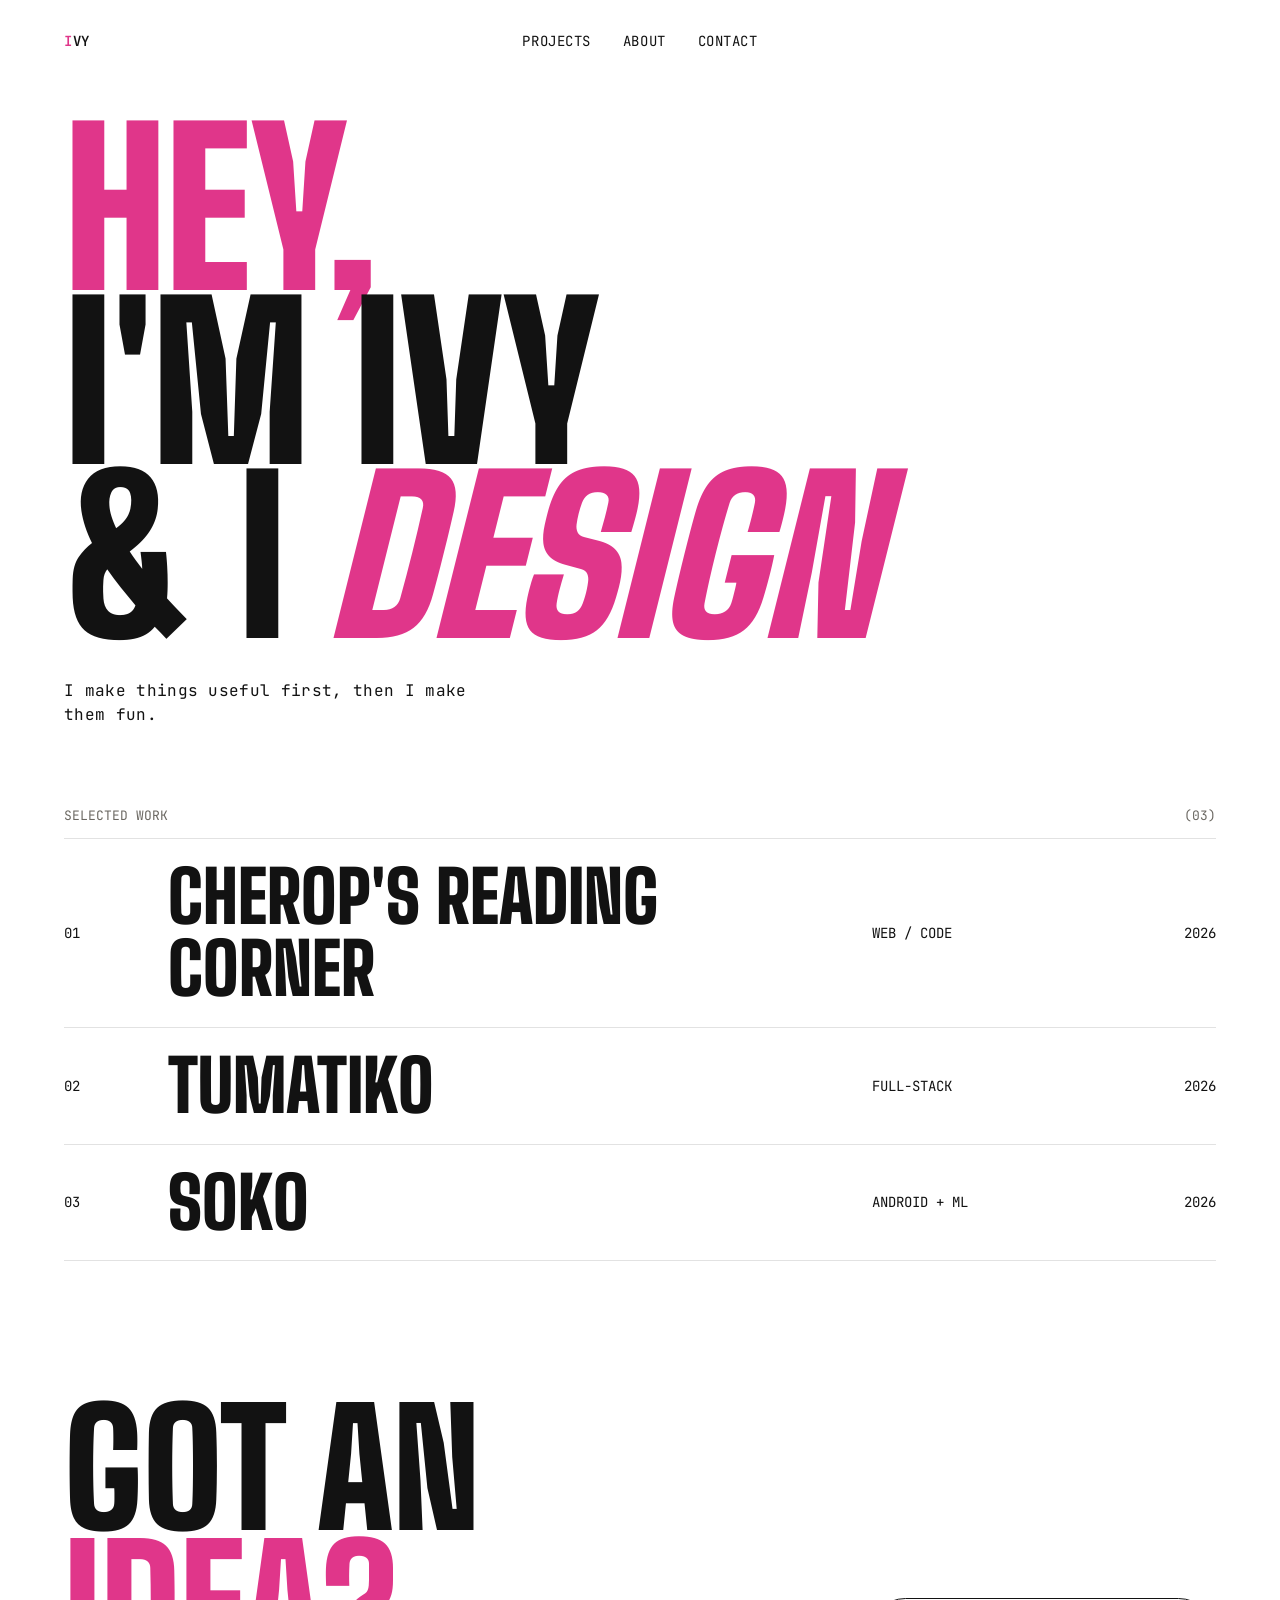
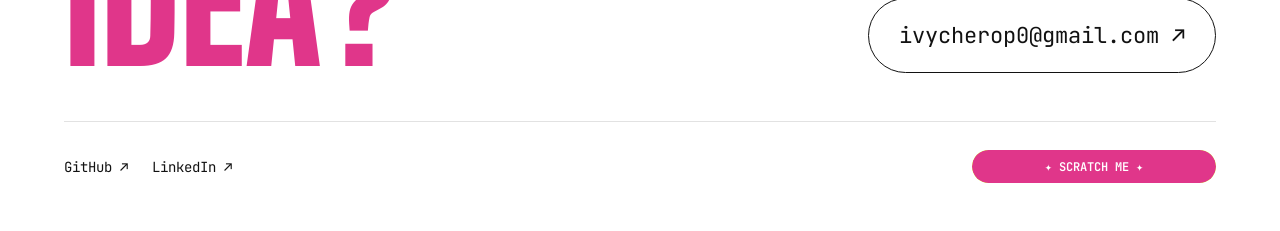
<file: index.html>
<!DOCTYPE html>
<html lang="en">
<head>
  <meta charset="utf-8">
  <meta name="viewport" content="width=device-width, initial-scale=1">
  <title>Ivy Tanui</title>
  <meta name="description" content="Ivy Tanui designs and builds useful, playful things across branding, product and code.">
  <meta property="og:title" content="Ivy Tanui — Designer &amp; Developer">
  <meta property="og:description" content="Ivy Tanui designs and builds useful, playful things across branding, product and code.">
  <meta property="og:image" content="https://theivyleague-dev.vercel.app/assets/images/ivy-photo-2.jpeg">
  <meta name="twitter:card" content="summary_large_image">

  <link rel="icon" type="image/png" href="assets/images/favicon.png">
  <link rel="apple-touch-icon" href="assets/images/apple-touch-icon.png">

  <link rel="preconnect" href="https://fonts.googleapis.com">
  <link rel="preconnect" href="https://fonts.gstatic.com" crossorigin>
  <link href="https://fonts.googleapis.com/css2?family=JetBrains+Mono:wght@400;600&amp;family=Big+Shoulders+Display:wght@700;900&amp;display=swap" rel="stylesheet">
  <link rel="stylesheet" href="css/base.css">
  <link rel="stylesheet" href="css/home.css">

  <script src="js/cursor.js" defer></script>
  <script src="js/home.js" defer></script>
  <script src="js/fun.js" defer></script>
</head>
<body>
  <div class="page" data-art="b">
    <header>
      <nav class="site-nav" aria-label="Main">
        <a class="logo" data-cur="1" href="index.html" aria-label="Ivy, home"><span>I</span>VY</a>
        <ul class="nav-links">
          <li><a data-cur="1" href="projects.html">PROJECTS</a></li>
          <li><a data-cur="1" href="about.html">ABOUT</a></li>
          <li><a data-cur="1" href="contact.html">CONTACT</a></li>
        </ul>
        <span></span>
      </nav>
    </header>

    <main>
      <section class="hero" aria-label="Intro">
        <h1 class="hero-title">
          <span><button type="button" class="text-btn hero-greet" data-cur="1" aria-label="Change greeting">Hey,</button></span>
          <span>I'm <span class="hero-ivy" data-cur="1">Ivy</span></span>
          <span class="hero-line-3">
            <span>&amp; I</span>
            <button type="button" class="text-btn hero-word" data-cur="1">Design</button>
          </span>
        </h1>
        <p class="hero-intro">I make things useful first, then I make them fun.</p>
      </section>

      <section class="work" id="work" aria-labelledby="work-title">
        <div class="work-head"><h2 id="work-title">SELECTED WORK</h2><span>(03)</span></div>
        <ol class="work-list">
          <li>
            <a class="work-row" data-cur="1" href="reading-corner.html" data-preview="assets/images/reading-corner.png" data-preview-color="#FF6FB5">
              <span class="work-row__meta">01</span>
              <span class="work-row__title">Cherop's Reading Corner</span>
              <span class="work-row__meta">WEB / CODE</span>
              <span class="work-row__meta work-row__year">2026</span>
            </a>
          </li>
          <li>
            <a class="work-row" data-cur="1" href="tumatiko.html" data-preview="assets/images/tumatiko.png" data-preview-color="#5CE1E6">
              <span class="work-row__meta">02</span>
              <span class="work-row__title">Tumatiko</span>
              <span class="work-row__meta">FULL-STACK</span>
              <span class="work-row__meta work-row__year">2026</span>
            </a>
          </li>
          <li>
            <a class="work-row" data-cur="1" href="soko.html" data-preview="assets/images/soko-overview.png" data-preview-color="#19706E">
              <span class="work-row__meta">03</span>
              <span class="work-row__title">Soko</span>
              <span class="work-row__meta">ANDROID + ML</span>
              <span class="work-row__meta work-row__year">2026</span>
            </a>
          </li>
        </ol>
      </section>
    </main>

    <footer class="site-footer">
      <section class="cta" aria-label="Contact">
        <h2>Got an<br><span>idea?</span></h2>
        <a class="pill-link" data-cur="1" href="mailto:ivycherop0@gmail.com">ivycherop0@gmail.com ↗</a>
      </section>
      <div class="footer-bar">
        <ul class="social">
          <li><a data-cur="1" href="https://github.com/tanuiivy" target="_blank" rel="noopener">GitHub ↗</a></li>
          <li><a data-cur="1" href="https://www.linkedin.com/in/ivy-tanui" target="_blank" rel="noopener">LinkedIn ↗</a></li>
        </ul>
        <span class="scratch" data-scratch="1">psst, type "party" or "ivy"</span>
      </div>
    </footer>

    <div class="preview" aria-hidden="true"></div>
    <div class="cursor" aria-hidden="true"><img src="assets/images/fuzzy-cursor.png" alt=""></div>
  </div>
</body>
</html>
</file>
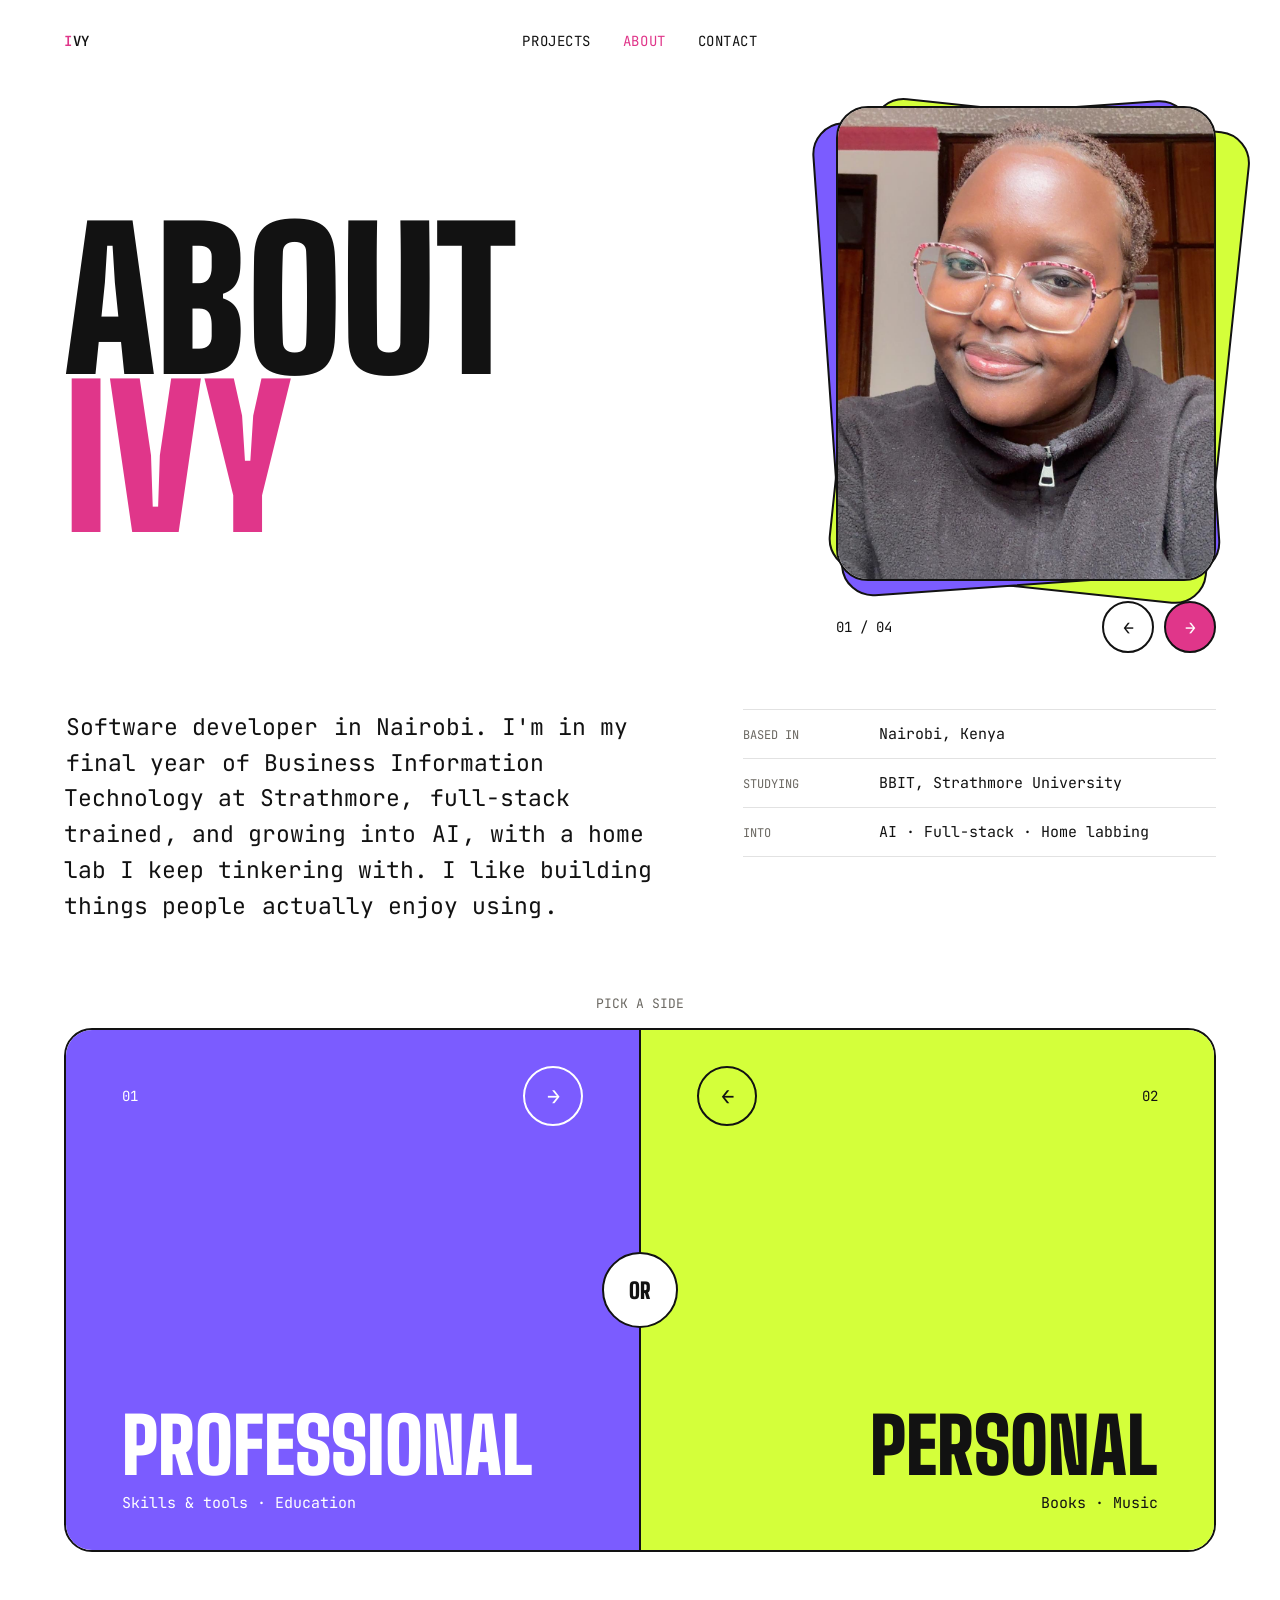
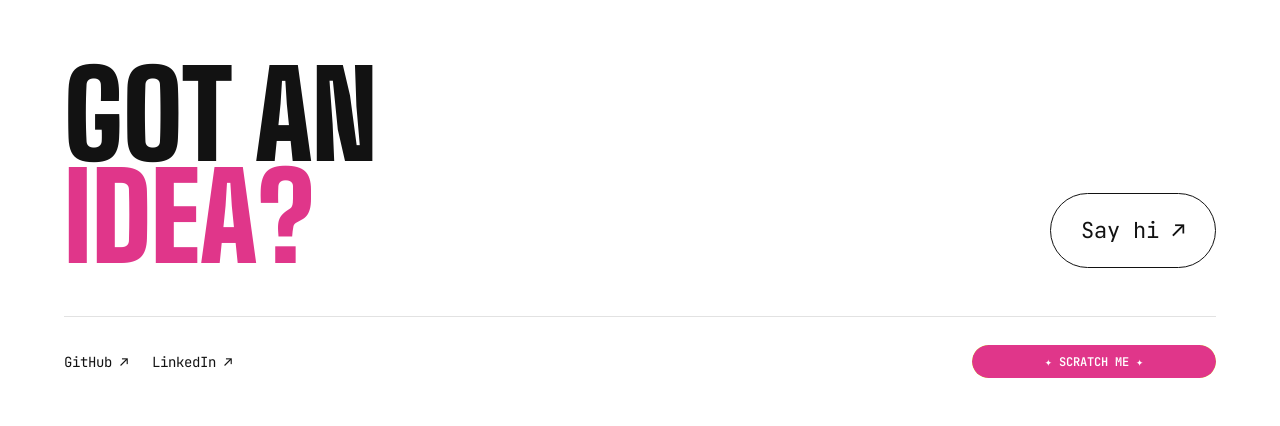
<file: about.html>
<!DOCTYPE html>
<html lang="en">
<head>
  <meta charset="utf-8">
  <meta name="viewport" content="width=device-width, initial-scale=1">
  <title>About</title>
  <meta name="description" content="Who Ivy is, what she has worked on, and what she listens to while building.">
  <meta property="og:title" content="About — Ivy Tanui">
  <meta property="og:description" content="Who Ivy is, what she has worked on, and what she listens to while building.">
  <meta property="og:image" content="https://theivyleague-dev.vercel.app/assets/images/ivy-photo-2.jpeg">
  <meta name="twitter:card" content="summary_large_image">

  <link rel="icon" type="image/png" href="assets/images/favicon.png">
  <link rel="apple-touch-icon" href="assets/images/apple-touch-icon.png">

  <link rel="preconnect" href="https://fonts.googleapis.com">
  <link rel="preconnect" href="https://fonts.gstatic.com" crossorigin>
  <link href="https://fonts.googleapis.com/css2?family=JetBrains+Mono:wght@400;600&amp;family=Big+Shoulders+Display:wght@700;900&amp;display=swap" rel="stylesheet">
  <link rel="stylesheet" href="css/base.css">
  <link rel="stylesheet" href="css/about.css">

  <script src="js/cursor.js" defer></script>
  <script src="js/about.js" defer></script>
  <script src="js/fun.js" defer></script>
</head>
<body>
  <div class="page">
    <header>
      <nav class="site-nav" aria-label="Main">
        <a class="logo" data-cur="1" href="index.html" aria-label="Ivy, home"><span>I</span>VY</a>
        <ul class="nav-links">
          <li><a data-cur="1" href="projects.html">PROJECTS</a></li>
          <li><span aria-current="page">ABOUT</span></li>
          <li><a data-cur="1" href="contact.html">CONTACT</a></li>
        </ul>
        <span></span>
      </nav>
    </header>

    <main>
      <!-- Intro: title, photo carousel, bio, quick facts -->
      <section class="intro">
        <div class="intro__top">
          <h1 class="intro__title"><span>About</span><span class="intro__ivy">Ivy</span></h1>

          <div class="carousel" aria-roledescription="carousel" aria-label="Photos of Ivy">
            <div class="carousel__frame">
              <div class="carousel__card carousel__card--lime"></div>
              <div class="carousel__card carousel__card--violet"></div>
              <div class="carousel__photos">
                <img class="carousel__slide is-active" src="assets/images/ivy-photo.jpeg" alt="Ivy, photo 1 of 4">
                <img class="carousel__slide" src="assets/images/ivy-photo-2.jpeg" alt="Ivy, photo 2 of 4">
                <img class="carousel__slide" src="assets/images/ivy-photo-3.jpeg" alt="Ivy, photo 3 of 4">
                <img class="carousel__slide" src="assets/images/ivy-photo-5.jpeg" alt="Ivy, photo 4 of 4">
              </div>
            </div>
            <div class="carousel__bar">
              <span class="carousel__count" aria-live="polite">01 / 04</span>
              <div class="carousel__btns">
                <button type="button" class="round-btn carousel__prev" data-cur="1" aria-label="Previous photo">←</button>
                <button type="button" class="round-btn carousel__next" data-cur="1" aria-label="Next photo">→</button>
              </div>
            </div>
          </div>
        </div>

        <div class="intro__bottom">
          <p class="bio" data-cur="1"><span class="hl" style="--hl:#D4FF3A;--d:0s">Software developer</span> in Nairobi. I'm in my <span class="hl" style="--hl:#F7C6DD;--d:.08s">final year</span> of Business Information Technology at Strathmore, <span class="hl" style="--hl:#D9D0FF;--d:.16s">full-stack trained</span>, and growing into <span class="hl" style="--hl:#BFEFF2;--d:.24s">AI</span>, with a home lab I keep tinkering with. I like building things people <span class="hl" style="--hl:#D4FF3A;--d:.32s">actually enjoy using</span>.</p>

          <dl class="facts-list">
            <div><dt>BASED IN</dt><dd>Nairobi, Kenya</dd></div>
            <div><dt>STUDYING</dt><dd>BBIT, Strathmore University</dd></div>
            <div><dt>INTO</dt><dd>AI · Full-stack · Home labbing</dd></div>
          </dl>
        </div>
      </section>

      <!-- Professional / Personal switcher -->
      <section class="sides" aria-label="Pick a side">
        <p class="sides__hint">PICK A SIDE</p>
        <div class="switch is-open">
          <button type="button" class="switch__side switch__side--pro" data-cur="1" data-side="pro" aria-controls="panel-pro" aria-expanded="false">
            <span class="switch__top"><span class="switch__num">01</span><span class="switch__arrow">→</span></span>
            <span class="switch__body">
              <span class="switch__title">Professional</span>
              <span class="switch__sub">Skills &amp; tools · Education</span>
            </span>
          </button>
          <span class="switch__divider"></span>
          <button type="button" class="switch__side switch__side--personal" data-cur="1" data-side="personal" aria-controls="panel-personal" aria-expanded="false">
            <span class="switch__top"><span class="switch__num">02</span><span class="switch__arrow">←</span></span>
            <span class="switch__body">
              <span class="switch__title">Personal</span>
              <span class="switch__sub">Books · Music</span>
            </span>
          </button>
          <span class="switch__or" aria-hidden="true">OR</span>
        </div>
      </section>

      <!-- ===================== Professional ===================== -->
      <div id="panel-pro" class="panel" hidden>
        <section class="split">
          <h2 class="split__title">Skills &amp;<br>tools</h2>
          <div class="skills">
            <div class="skills__group">
              <h3>LANGUAGES</h3>
              <ul class="chips"><li data-cur="1">Python</li><li data-cur="1">JavaScript</li><li data-cur="1">Kotlin</li><li data-cur="1">SQL</li><li data-cur="1">C++</li><li data-cur="1">C#</li><li data-cur="1">Java</li></ul>
            </div>
            <div class="skills__group">
              <h3>FRONTEND &amp; MOBILE</h3>
              <ul class="chips"><li data-cur="1">React</li><li data-cur="1">Vite</li><li data-cur="1">Tailwind</li><li data-cur="1">TanStack Query</li><li data-cur="1">Jetpack Compose</li></ul>
            </div>
            <div class="skills__group">
              <h3>BACKEND</h3>
              <ul class="chips"><li data-cur="1">Flask</li><li data-cur="1">SQLAlchemy</li><li data-cur="1">Celery</li><li data-cur="1">Redis</li><li data-cur="1">pytest</li></ul>
            </div>
            <div class="skills__group">
              <h3>DATA &amp; ML</h3>
              <ul class="chips"><li data-cur="1">pandas</li><li data-cur="1">XGBoost</li><li data-cur="1">SHAP</li><li data-cur="1">LIME</li><li data-cur="1">FinBERT</li><li data-cur="1">Power BI</li></ul>
            </div>
            <div class="skills__group">
              <h3>DATABASES</h3>
              <ul class="chips"><li data-cur="1">PostgreSQL</li><li data-cur="1">MySQL</li><li data-cur="1">Oracle</li><li data-cur="1">MS SQL Server</li></ul>
            </div>
            <div class="skills__group">
              <h3>SERVICES &amp; SHIPPING</h3>
              <ul class="chips"><li data-cur="1">Paystack</li><li data-cur="1">Resend</li><li data-cur="1">Cloudflare R2</li><li data-cur="1">Vercel</li><li data-cur="1">Render</li><li data-cur="1">Neon</li></ul>
            </div>
            <div class="skills__group">
              <h3>PROCESS &amp; AUTOMATION</h3>
              <ul class="chips"><li data-cur="1">Process mapping</li><li data-cur="1">RPA (UiPath)</li><li data-cur="1">ETL monitoring</li></ul>
            </div>
          </div>
        </section>

        <section class="split">
          <div class="split__side">
            <h2 class="split__title">Experience</h2>
            <a class="cv-link" data-cur="1" href="assets/docs/Ivy-Tanui-CV.pdf" download="Ivy-Tanui-CV.pdf">Full CV ↓</a>
          </div>
          <div>
            <article class="entry" data-cur="1">
              <span class="entry__date">JAN – APR 2026</span>
              <div class="entry__body">
                <h3 class="entry__title">ICT Intern</h3>
                <span class="entry__org">I&amp;M Bank · Nairobi</span>
                <div class="entry__detail">
                  <p class="entry__text">Four months across process, data and infrastructure, seeing how a bank's tech runs end to end.</p>
                  <dl class="entry__areas">
                    <div><dt>Process</dt><dd>Mapped the M-Pesa Paybill short code process end to end, found the bottlenecks, and pitched an RPA redesign to the BPR team.</dd></div>
                    <div><dt>Data</dt><dd>Wrote SQL on Oracle and MS SQL Server, monitored ETL jobs, and built Power BI dashboards.</dd></div>
                    <div><dt>Infra</dt><dd>Reviewed VLAN configs and firewall logs, verified DR replication, and sat in on change board reviews.</dd></div>
                  </dl>
                </div>
              </div>
            </article>
            <article class="entry" data-cur="1">
              <span class="entry__date">JAN – MAR 2025</span>
              <div class="entry__body">
                <h3 class="entry__title">IT Attachment</h3>
                <span class="entry__org">East Africa School of Aviation · Nairobi</span>
                <ul class="entry__points">
                  <li>— Troubleshot and repaired printers, projectors and PCs, and gave end-user IT support that reduced downtime.</li>
                  <li>— Helped build and test an Academic Management System.</li>
                </ul>
              </div>
            </article>
            <article class="entry" data-cur="1">
              <span class="entry__date">JAN – MAR 2024</span>
              <div class="entry__body">
                <h3 class="entry__title">Volunteer</h3>
                <span class="entry__org">Kenya National Library Service · Nairobi</span>
                <ul class="entry__points">
                  <li>— Helped organise and digitise library resources, and registered and assisted library users.</li>
                </ul>
              </div>
            </article>
          </div>
        </section>

        <section class="split">
          <h2 class="split__title">Education</h2>
          <div>
            <article class="entry" data-cur="1">
              <span class="entry__date">APR 2023 – NOW</span>
              <div class="entry__body">
                <h3 class="entry__title">Bachelor of Business Information Technology</h3>
                <div class="entry__row">
                  <span class="entry__org">Strathmore University</span>
                  <span class="badge"><span class="badge__dot"></span>FINAL YEAR</span>
                </div>
              </div>
            </article>
            <article class="entry" data-cur="1">
              <span class="entry__date">2018 – 2022</span>
              <div class="entry__body">
                <h3 class="entry__title">KCSE</h3>
                <span class="entry__org">Alliance Girls High School</span>
              </div>
            </article>

            <div class="certs">
              <div class="certs__head">
                <h3>Certifications</h3>
                <span>(04)</span>
              </div>
              <article class="cert" data-cur="1">
                <span class="cert__date">APR 2026</span>
                <h4 class="cert__name">App Development with Swift</h4>
                <span class="cert__issuer">Apple Authorised Training</span>
                <p class="cert__desc">Certificate of Achievement. iOS app development in Swift.</p>
              </article>
              <article class="cert" data-cur="1">
                <span class="cert__date">FEB 2026</span>
                <h4 class="cert__name">Introduction to Automation</h4>
                <span class="cert__issuer">UiPath</span>
                <p class="cert__desc">Robotic process automation fundamentals, applied in my M-Pesa Paybill process redesign at I&amp;M Bank.</p>
              </article>
              <article class="cert" data-cur="1">
                <span class="cert__date">NOV 2024 – JUL 2025</span>
                <h4 class="cert__name">Full-Stack Software Engineering</h4>
                <span class="cert__issuer">Moringa School</span>
                <p class="cert__desc">Back end and front end: JavaScript, React, Python, Flask.</p>
              </article>
              <article class="cert" data-cur="1">
                <span class="cert__date">DEC 2024</span>
                <h4 class="cert__name">IT Automation with Python</h4>
                <span class="cert__issuer">Google</span>
                <p class="cert__desc">Scripting, troubleshooting, debugging and automation with Python.</p>
              </article>
            </div>
          </div>
        </section>
      </div>

      <!-- ===================== Personal ===================== -->
      <div id="panel-personal" class="panel" hidden>
        <section class="split">
          <h2 class="split__title split__title--sm">Currently<br>reading</h2>
          <a class="reading" data-cur="1" href="https://cheropsreadingcorner-13fm.vercel.app/" target="_blank" rel="noopener">
            <span class="reading__title" id="reading-title">I See Buildings Fall Like Lightning</span>
            <span class="reading__author" id="reading-author">Keiran Goddard</span>
            <span class="reading__bar"><span id="reading-bar" style="width:45%"></span></span>
            <span class="reading__more">More on my reading corner ↗</span>
          </a>
        </section>

        <section class="block block--music">
          <div class="block__head">
            <h2 class="block__title">On <span style="color:var(--violet)">repeat</span></h2>
            <span class="block__hint">press play</span>
          </div>

          <div class="player">
            <div class="vinyl" aria-hidden="true">
              <div class="vinyl__disc">
                <div class="vinyl__shine"></div>
                <div class="vinyl__label"><div class="vinyl__hole"></div></div>
              </div>
            </div>
            <div class="player__info">
              <div class="player__now">
                <span class="player__status">ON REPEAT</span>
                <span class="player__title">Sonini</span>
                <span class="player__artist">Sun-El Musician, Simmy, Lelo Kamau</span>
              </div>
              <div class="player__controls">
                <button type="button" class="player__skip player__prev" data-cur="1" aria-label="Previous track">◀◀</button>
                <button type="button" class="player__play" data-cur="1" aria-label="Play">▶</button>
                <button type="button" class="player__skip player__next" data-cur="1" aria-label="Next track">▶▶</button>
              </div>
              <ol class="tracks"></ol>
              <a class="player__link" data-cur="1" href="https://open.spotify.com/track/7uorcEb4It46F3KkWhnjwb" target="_blank" rel="noopener">Full song on Spotify ↗</a>
            </div>
          </div>

          <div class="albums">
            <h3 class="albums__label">ALL-TIME FAVOURITE ALBUMS</h3>
            <div class="albums__grid">
              <a class="album" data-cur="1" href="https://open.spotify.com/album/2UJwKSBUz6rtW4QLK74kQu" target="_blank" rel="noopener" style="--shadow:#D4FF3A">
                <span class="album__cover"><img src="https://i.scdn.co/image/ab67616d0000b2730d1d6e9325275f104f8e33f3" alt="BEYONCÉ album cover" loading="lazy"></span>
                <span class="album__meta"><span class="album__name">BEYONCÉ</span><span class="album__artist">Beyoncé</span></span>
              </a>
              <a class="album" data-cur="1" href="https://open.spotify.com/album/4kPTj6wYQUYtgBOZb1E6Pg" target="_blank" rel="noopener" style="--shadow:#E0368A">
                <span class="album__cover"><img src="https://i.scdn.co/image/ab67616d0000b273f7a57aa86405590d5f9e2831" alt="TIMELESS album cover" loading="lazy"></span>
                <span class="album__meta"><span class="album__name">TIMELESS</span><span class="album__artist">KAYTRANADA</span></span>
              </a>
              <a class="album" data-cur="1" href="https://open.spotify.com/album/24hB22GCffWSxZyTmfuCAb" target="_blank" rel="noopener" style="--shadow:#7B5CFF">
                <span class="album__cover"><img src="https://i.scdn.co/image/ab67616d0000b273753bd171a42d4c9e8ef2530e" alt="MAYVIS album cover" loading="lazy"></span>
                <span class="album__meta"><span class="album__name">MAYVIS</span><span class="album__artist">Dlala Thukzin</span></span>
              </a>
              <a class="album" data-cur="1" href="https://open.spotify.com/album/3CogjJSvRqbIQuNJVR2JcP" target="_blank" rel="noopener" style="--shadow:#0098A6">
                <span class="album__cover"><img src="https://i.scdn.co/image/ab67616d0000b2735d9adfcba461d3b755cf2ddb" alt="Dawn album cover" loading="lazy"></span>
                <span class="album__meta"><span class="album__name">Dawn</span><span class="album__artist">Yebba</span></span>
              </a>
              <a class="album" data-cur="1" href="https://open.spotify.com/album/6agmeioaDOBupymziJihgB" target="_blank" rel="noopener" style="--shadow:#E85D00">
                <span class="album__cover"><img src="https://i.scdn.co/image/ab67616d0000b27372babba16ea5e3afe690b4f1" alt="Thank Me Later album cover" loading="lazy"></span>
                <span class="album__meta"><span class="album__name">Thank Me Later</span><span class="album__artist">Drake</span></span>
              </a>
              <a class="album" data-cur="1" href="https://open.spotify.com/album/0fhmJYVhW0e4i33pCLPA5i" target="_blank" rel="noopener" style="--shadow:#19706E">
                <span class="album__cover"><img src="https://i.scdn.co/image/ab67616d0000b27399da48a530f6ca2ef86da3cc" alt="Cole World: The Sideline Story album cover" loading="lazy"></span>
                <span class="album__meta"><span class="album__name">Cole World: The Sideline Story</span><span class="album__artist">J. Cole</span></span>
              </a>
              <a class="album" data-cur="1" href="https://open.spotify.com/album/5OkHt7JZ6HSkJH359y2H31" target="_blank" rel="noopener" style="--shadow:#D4FF3A">
                <span class="album__cover"><img src="https://i.scdn.co/image/ab67616d0000b273229e87b6d1da512c14164cc0" alt="Dreamer album cover" loading="lazy"></span>
                <span class="album__meta"><span class="album__name">Dreamer</span><span class="album__artist">Bobby "Blue" Bland</span></span>
              </a>
              <a class="album" data-cur="1" href="https://open.spotify.com/album/5zdFKRmlSDwAMZ5NFVGbx9" target="_blank" rel="noopener" style="--shadow:#E0368A">
                <span class="album__cover"><img src="https://i.scdn.co/image/ab67616d0000b2736892023452c99d13a58c7647" alt="November album cover" loading="lazy"></span>
                <span class="album__meta"><span class="album__name">November</span><span class="album__artist">SiR</span></span>
              </a>
              <a class="album" data-cur="1" href="https://open.spotify.com/album/5zUDvKAyEKkrhYLWJJWGPQ" target="_blank" rel="noopener" style="--shadow:#7B5CFF">
                <span class="album__cover"><img src="https://i.scdn.co/image/ab67616d0000b273bbee5481e94a03f4fd26fac4" alt="Chasing Summer album cover" loading="lazy"></span>
                <span class="album__meta"><span class="album__name">Chasing Summer</span><span class="album__artist">SiR</span></span>
              </a>
              <a class="album" data-cur="1" href="https://open.spotify.com/album/2P2Xwvh2xWXIZ1OWY9S9o5" target="_blank" rel="noopener" style="--shadow:#0098A6">
                <span class="album__cover"><img src="https://i.scdn.co/image/ab67616d0000b2735c837cc621c1ec82bf3c81ac" alt="Watch The Throne album cover" loading="lazy"></span>
                <span class="album__meta"><span class="album__name">Watch The Throne</span><span class="album__artist">JAY-Z &amp; Kanye West</span></span>
              </a>
              <a class="album" data-cur="1" href="https://open.spotify.com/album/4nOym5RKE8Opauf3rMxPAW" target="_blank" rel="noopener" style="--shadow:#E85D00">
                <span class="album__cover"><img src="https://i.scdn.co/image/ab67616d0000b273aede85ed28c2237a33b63dba" alt="Sometimes I Might Be Introvert album cover" loading="lazy"></span>
                <span class="album__meta"><span class="album__name">Sometimes I Might Be Introvert</span><span class="album__artist">Little Simz</span></span>
              </a>
              <a class="album" data-cur="1" href="https://open.spotify.com/album/6RXMHSqYlYAEpDsNYYBj6B" target="_blank" rel="noopener" style="--shadow:#19706E">
                <span class="album__cover"><img src="https://i.scdn.co/image/ab67616d0000b27397ab1b10778be7fafcda7930" alt="Genesis album cover" loading="lazy"></span>
                <span class="album__meta"><span class="album__name">Genesis</span><span class="album__artist">Leon Thomas</span></span>
              </a>
            </div>
          </div>
        </section>

        <section class="split">
          <div class="split__side split__side--tight">
            <h2 class="split__title split__title--sm">Built<br>to these</h2>
            <p class="built__note">One song per project, on repeat while I made it.</p>
          </div>
          <div class="built">
            <div class="built__item" style="--accent:#E0368A">
              <a data-cur="1" href="reading-corner.html">CHEROP'S READING CORNER →</a>
              <div class="built__embed"><iframe title="Down by the Water by Ocie Elliott on Spotify" src="https://open.spotify.com/embed/track/4Vutl1Y7OJOBwIqVISNmzL?utm_source=generator" width="100%" height="152" allow="autoplay; clipboard-write; encrypted-media; fullscreen; picture-in-picture" loading="lazy"></iframe></div>
            </div>
            <div class="built__item" style="--accent:#0098A6">
              <a data-cur="1" href="tumatiko.html">TUMATIKO →</a>
              <div class="built__embed"><iframe title="Main Titles by Theodore Shapiro on Spotify" src="https://open.spotify.com/embed/track/2dssT0G1eXmqLoNIzKEuxN?utm_source=generator" width="100%" height="152" allow="autoplay; clipboard-write; encrypted-media; fullscreen; picture-in-picture" loading="lazy"></iframe></div>
            </div>
            <div class="built__item" style="--accent:#19706E">
              <a data-cur="1" href="soko.html">SOKO →</a>
              <div class="built__embed"><iframe title="Ego (Live in London) by Asake on Spotify" src="https://open.spotify.com/embed/track/6eS51q8SE2bdSVyecHtAWZ?utm_source=generator" width="100%" height="152" allow="autoplay; clipboard-write; encrypted-media; fullscreen; picture-in-picture" loading="lazy"></iframe></div>
            </div>
          </div>
        </section>
      </div>
    </main>

    <footer class="site-footer site-footer--compact">
      <section class="cta" aria-label="Contact">
        <h2>Got an<br><span>idea?</span></h2>
        <a class="pill-link" data-cur="1" href="contact.html">Say hi ↗</a>
      </section>
      <div class="footer-bar">
        <ul class="social">
          <li><a data-cur="1" href="https://github.com/tanuiivy" target="_blank" rel="noopener">GitHub ↗</a></li>
          <li><a data-cur="1" href="https://www.linkedin.com/in/ivy-tanui" target="_blank" rel="noopener">LinkedIn ↗</a></li>
        </ul>
        <span class="scratch" data-scratch="1">psst, type "party" or "ivy"</span>
      </div>
    </footer>

    <div class="cursor" aria-hidden="true"><img src="assets/images/fuzzy-cursor.png" alt=""></div>
  </div>
</body>
</html>
</file>
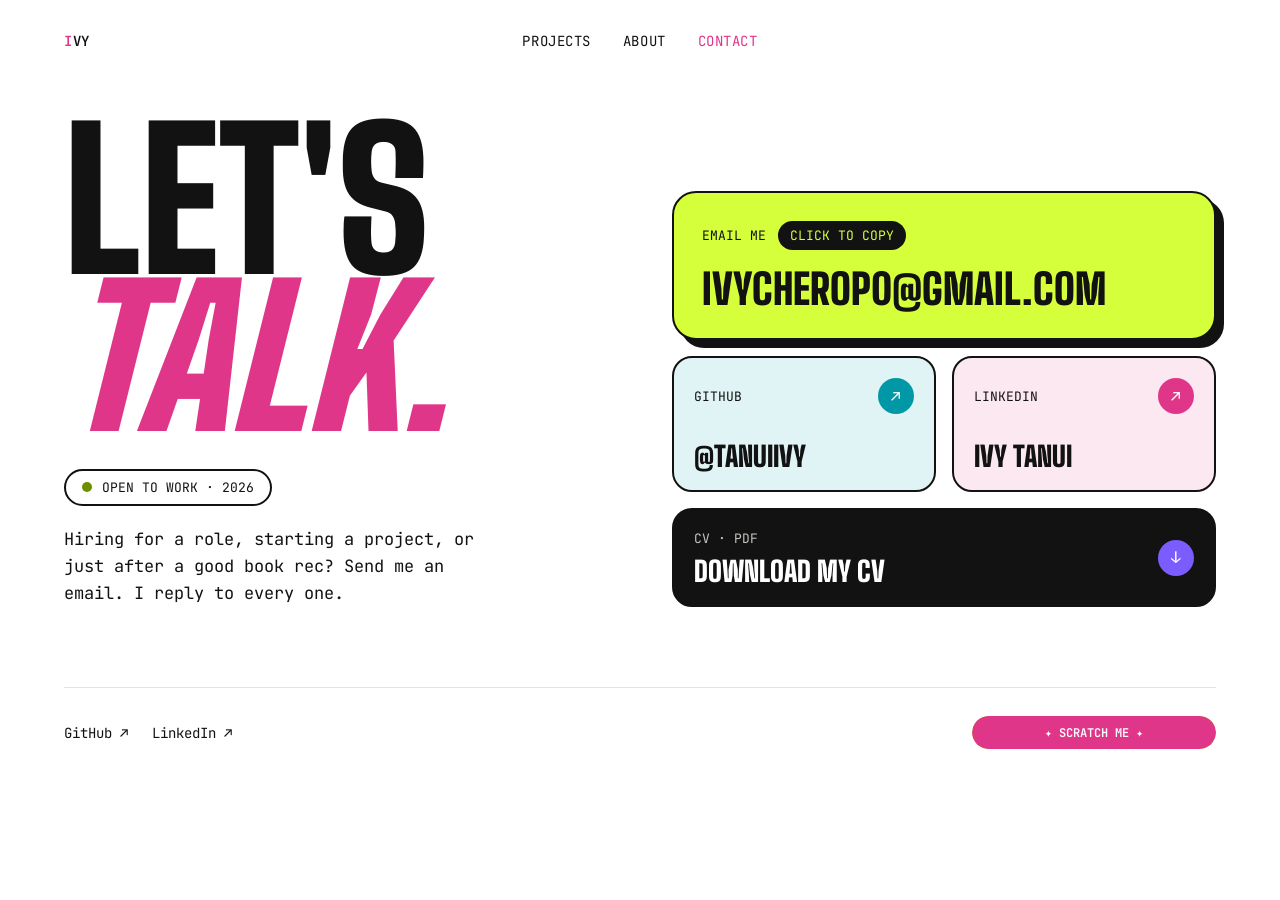
<file: contact.html>
<!DOCTYPE html>
<html lang="en">
<head>
  <meta charset="utf-8">
  <meta name="viewport" content="width=device-width, initial-scale=1">
  <title>Contact</title>
  <meta name="description" content="Hiring, a project, or a book rec? Get in touch with Ivy Tanui.">
  <meta property="og:title" content="Contact — Ivy Tanui">
  <meta property="og:description" content="Hiring, a project, or a book rec? Get in touch with Ivy Tanui.">
  <meta property="og:image" content="https://theivyleague-dev.vercel.app/assets/images/ivy-photo-2.jpeg">
  <meta name="twitter:card" content="summary_large_image">

  <link rel="icon" type="image/png" href="assets/images/favicon.png">
  <link rel="apple-touch-icon" href="assets/images/apple-touch-icon.png">

  <link rel="preconnect" href="https://fonts.googleapis.com">
  <link rel="preconnect" href="https://fonts.gstatic.com" crossorigin>
  <link href="https://fonts.googleapis.com/css2?family=JetBrains+Mono:wght@400;600&amp;family=Big+Shoulders+Display:wght@700;900&amp;display=swap" rel="stylesheet">
  <link rel="stylesheet" href="css/base.css">
  <link rel="stylesheet" href="css/contact.css">

  <script src="js/cursor.js" defer></script>
  <script src="js/contact.js" defer></script>
  <script src="js/fun.js" defer></script>
</head>
<body>
  <div class="page page--full">
    <header>
      <nav class="site-nav" aria-label="Main">
        <a class="logo" data-cur="1" href="index.html" aria-label="Ivy, home"><span>I</span>VY</a>
        <ul class="nav-links">
          <li><a data-cur="1" href="projects.html">PROJECTS</a></li>
          <li><a data-cur="1" href="about.html">ABOUT</a></li>
          <li><span aria-current="page">CONTACT</span></li>
        </ul>
        <span></span>
      </nav>
    </header>

    <main class="contact">
      <div class="contact__intro">
        <h1 class="contact__title">
          <span>Let's</span>
          <button type="button" class="text-btn contact__word" data-cur="1" aria-label="Change word">Talk.</button>
        </h1>
        <div class="contact__lede">
          <span class="status"><span class="status__dot"></span>OPEN TO WORK · 2026</span>
          <p>Hiring for a role, starting a project, or just after a good book rec? Send me an email. I reply to every one.</p>
        </div>
      </div>

      <div class="contact__links">
        <button type="button" class="email-card" data-cur="1" data-email="ivycherop0@gmail.com">
          <span class="email-card__top"><span>EMAIL ME</span><span class="email-card__hint">CLICK TO COPY</span></span>
          <span class="email-card__address" aria-live="polite">ivycherop0@gmail.com</span>
        </button>

        <div class="social-cards">
          <a class="social-card" data-cur="1" href="https://github.com/tanuiivy" target="_blank" rel="noopener" style="--tint:#E0F4F5;--accent:#0098A6">
            <span class="social-card__top"><span>GITHUB</span><span class="icon-dot">↗</span></span>
            <span class="social-card__name">@tanuiivy</span>
          </a>
          <a class="social-card" data-cur="1" href="https://www.linkedin.com/in/ivy-tanui" target="_blank" rel="noopener" style="--tint:#FCE8F1;--accent:#E0368A">
            <span class="social-card__top"><span>LINKEDIN</span><span class="icon-dot">↗</span></span>
            <span class="social-card__name">Ivy Tanui</span>
          </a>
        </div>

        <a class="cv-card" data-cur="1" href="assets/docs/Ivy-Tanui-CV.pdf" download="Ivy-Tanui-CV.pdf">
          <span class="cv-card__text"><span class="cv-card__label">CV · PDF</span><span class="cv-card__title">Download my CV</span></span>
          <span class="icon-dot" style="--accent:#7B5CFF">↓</span>
        </a>
      </div>
    </main>

    <footer class="site-footer site-footer--bare">
      <div class="footer-bar">
        <ul class="social">
          <li><a data-cur="1" href="https://github.com/tanuiivy" target="_blank" rel="noopener">GitHub ↗</a></li>
          <li><a data-cur="1" href="https://www.linkedin.com/in/ivy-tanui" target="_blank" rel="noopener">LinkedIn ↗</a></li>
        </ul>
        <span class="scratch" data-scratch="1">psst, type "party" or "ivy"</span>
      </div>
    </footer>

    <div class="cursor" aria-hidden="true"><img src="assets/images/fuzzy-cursor.png" alt=""></div>
  </div>
</body>
</html>
</file>
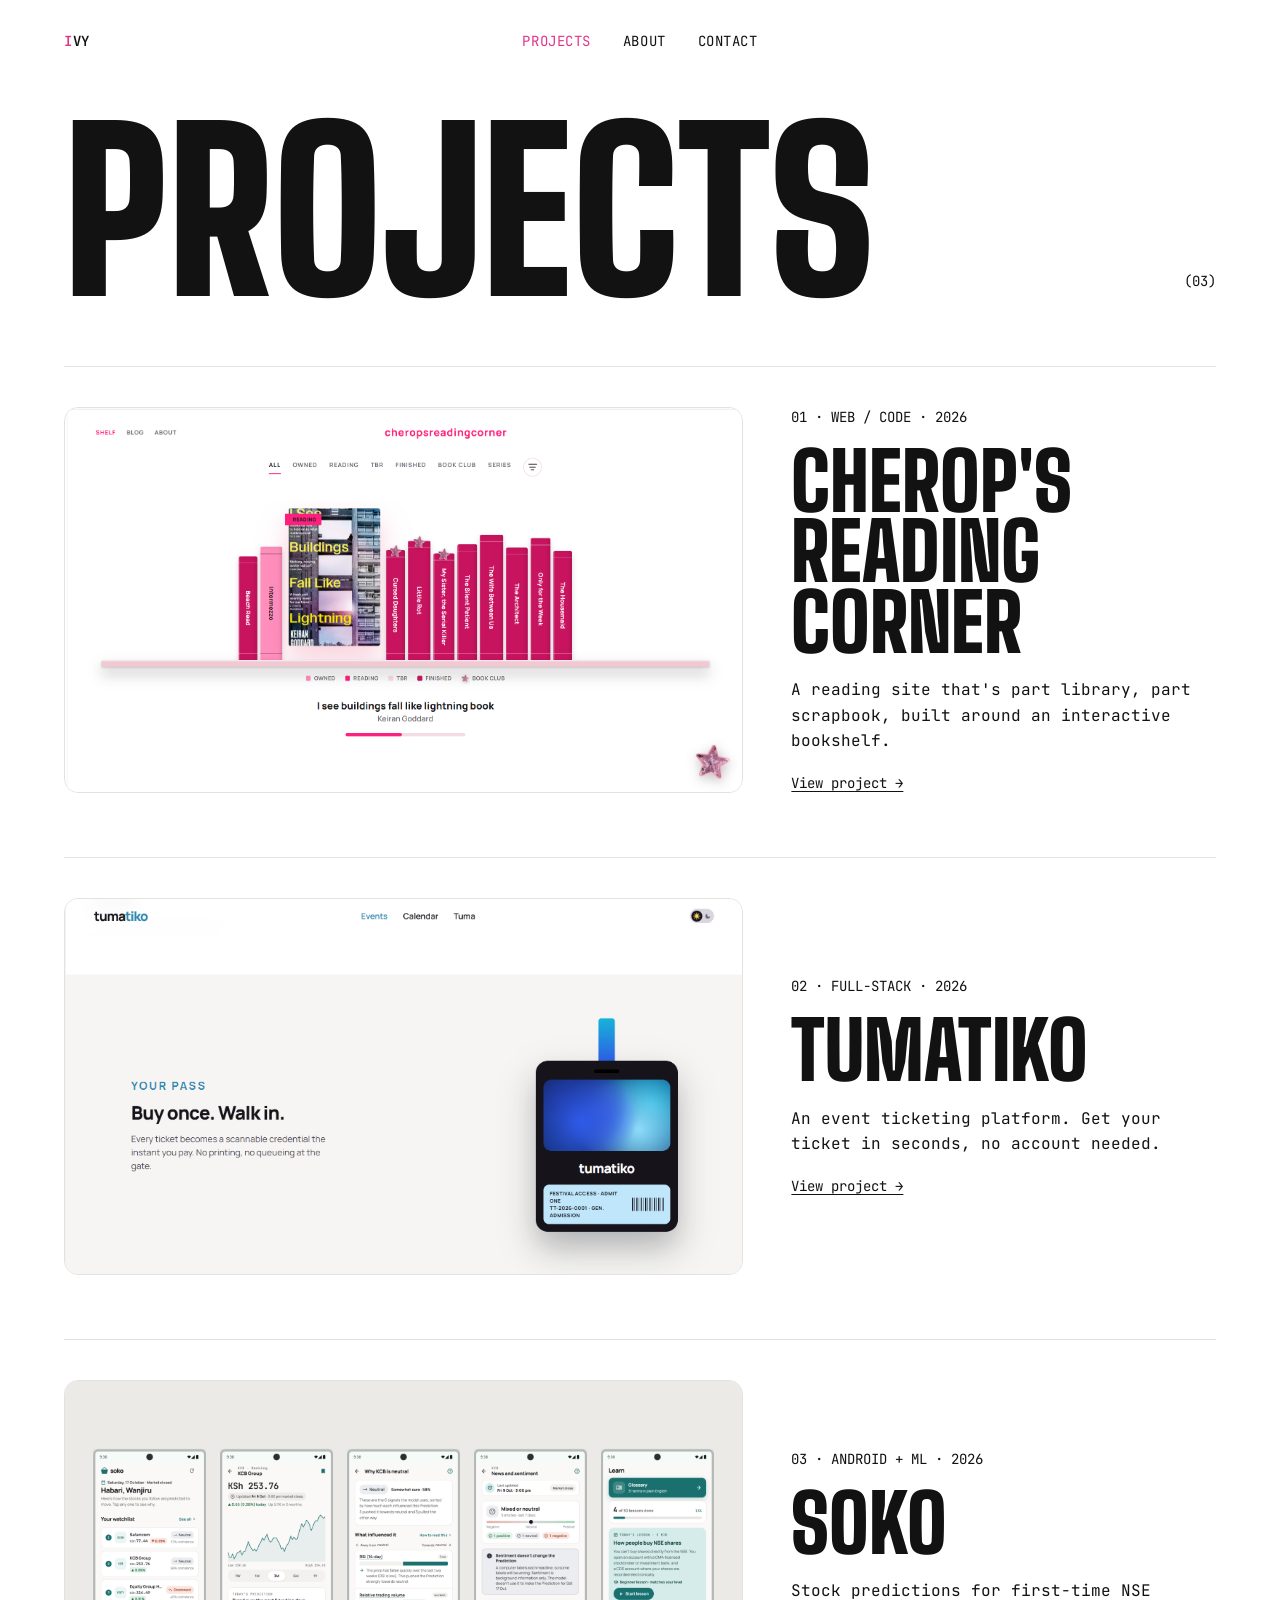
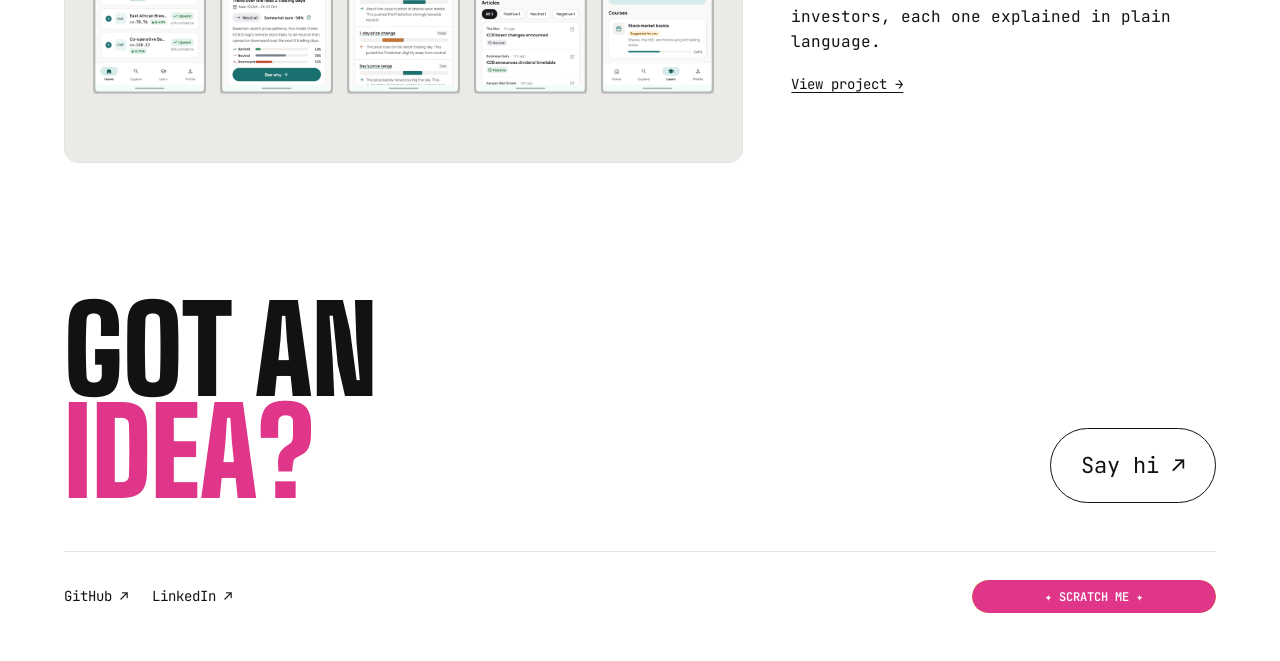
<file: projects.html>
<!DOCTYPE html>
<html lang="en">
<head>
  <meta charset="utf-8">
  <meta name="viewport" content="width=device-width, initial-scale=1">
  <title>Projects</title>
  <meta name="description" content="Selected work by Ivy Tanui: Reading Corner, Tumatiko and Soko.">
  <meta property="og:title" content="Projects — Ivy Tanui">
  <meta property="og:description" content="Selected work by Ivy Tanui: Reading Corner, Tumatiko and Soko.">
  <meta property="og:image" content="https://theivyleague-dev.vercel.app/assets/images/ivy-photo-2.jpeg">
  <meta name="twitter:card" content="summary_large_image">

  <link rel="icon" type="image/png" href="assets/images/favicon.png">
  <link rel="apple-touch-icon" href="assets/images/apple-touch-icon.png">

  <link rel="preconnect" href="https://fonts.googleapis.com">
  <link rel="preconnect" href="https://fonts.gstatic.com" crossorigin>
  <link href="https://fonts.googleapis.com/css2?family=JetBrains+Mono:wght@400;600&amp;family=Big+Shoulders+Display:wght@700;900&amp;display=swap" rel="stylesheet">
  <link rel="stylesheet" href="css/base.css">
  <link rel="stylesheet" href="css/projects.css">

  <script src="js/cursor.js" defer></script>
  <script src="js/fun.js" defer></script>
</head>
<body>
  <div class="page page--full">
    <header>
      <nav class="site-nav" aria-label="Main">
        <a class="logo" data-cur="1" href="index.html" aria-label="Ivy, home"><span>I</span>VY</a>
        <ul class="nav-links">
          <li><span aria-current="page">PROJECTS</span></li>
          <li><a data-cur="1" href="about.html">ABOUT</a></li>
          <li><a data-cur="1" href="contact.html">CONTACT</a></li>
        </ul>
        <span></span>
      </nav>
    </header>

    <main>
      <div class="projects-head">
        <h1>Projects</h1>
        <span>(03)</span>
      </div>

      <div class="projects">
        <a class="project" data-cur="1" href="reading-corner.html" style="--accent:#E0368A;--glow:0 0 0 4px #E0368A, 0 30px 80px rgba(224,54,138,.25)">
          <div class="project__shot"><img src="assets/images/reading-corner.png" alt="Cherop's Reading Corner bookshelf home page" width="1863" height="1054"></div>
          <div class="project__info">
            <span class="project__meta">01 · WEB / CODE · 2026</span>
            <h2 class="project__title">Cherop's Reading Corner</h2>
            <span class="project__desc">A reading site that's part library, part scrapbook, built around an interactive bookshelf.</span>
            <span class="project__more">View project →</span>
          </div>
        </a>
        <a class="project" data-cur="1" href="tumatiko.html" style="--accent:#0098A6;--glow:0 0 0 4px #0098A6, 0 30px 80px rgba(0,152,166,.25)">
          <div class="project__shot"><img src="assets/images/tumatiko.png" alt="Tumatiko landing page with a digital event pass" width="1858" height="1029" loading="lazy"></div>
          <div class="project__info">
            <span class="project__meta">02 · FULL-STACK · 2026</span>
            <h2 class="project__title">Tumatiko</h2>
            <span class="project__desc">An event ticketing platform. Get your ticket in seconds, no account needed.</span>
            <span class="project__more">View project →</span>
          </div>
        </a>
        <a class="project" data-cur="1" href="soko.html" style="--accent:#19706E;--glow:0 0 0 4px #19706E">
          <div class="project__shot project__shot--soko"><img src="assets/images/soko-overview.png" alt="Five Soko app screens" width="1920" height="1080" loading="lazy"></div>
          <div class="project__info">
            <span class="project__meta">03 · ANDROID + ML · 2026</span>
            <h2 class="project__title">Soko</h2>
            <span class="project__desc">Stock predictions for first-time NSE investors, each one explained in plain language.</span>
            <span class="project__more">View project →</span>
          </div>
        </a>
      </div>
    </main>

    <footer class="site-footer site-footer--compact projects-footer">
      <section class="cta" aria-label="Contact">
        <h2>Got an<br><span>idea?</span></h2>
        <a class="pill-link" data-cur="1" href="contact.html">Say hi ↗</a>
      </section>
      <div class="footer-bar">
        <ul class="social">
          <li><a data-cur="1" href="https://github.com/tanuiivy" target="_blank" rel="noopener">GitHub ↗</a></li>
          <li><a data-cur="1" href="https://www.linkedin.com/in/ivy-tanui" target="_blank" rel="noopener">LinkedIn ↗</a></li>
        </ul>
        <span class="scratch" data-scratch="1">psst, type "party" or "ivy"</span>
      </div>
    </footer>

    <div class="cursor" aria-hidden="true"><img src="assets/images/fuzzy-cursor.png" alt=""></div>
  </div>
</body>
</html>
</file>
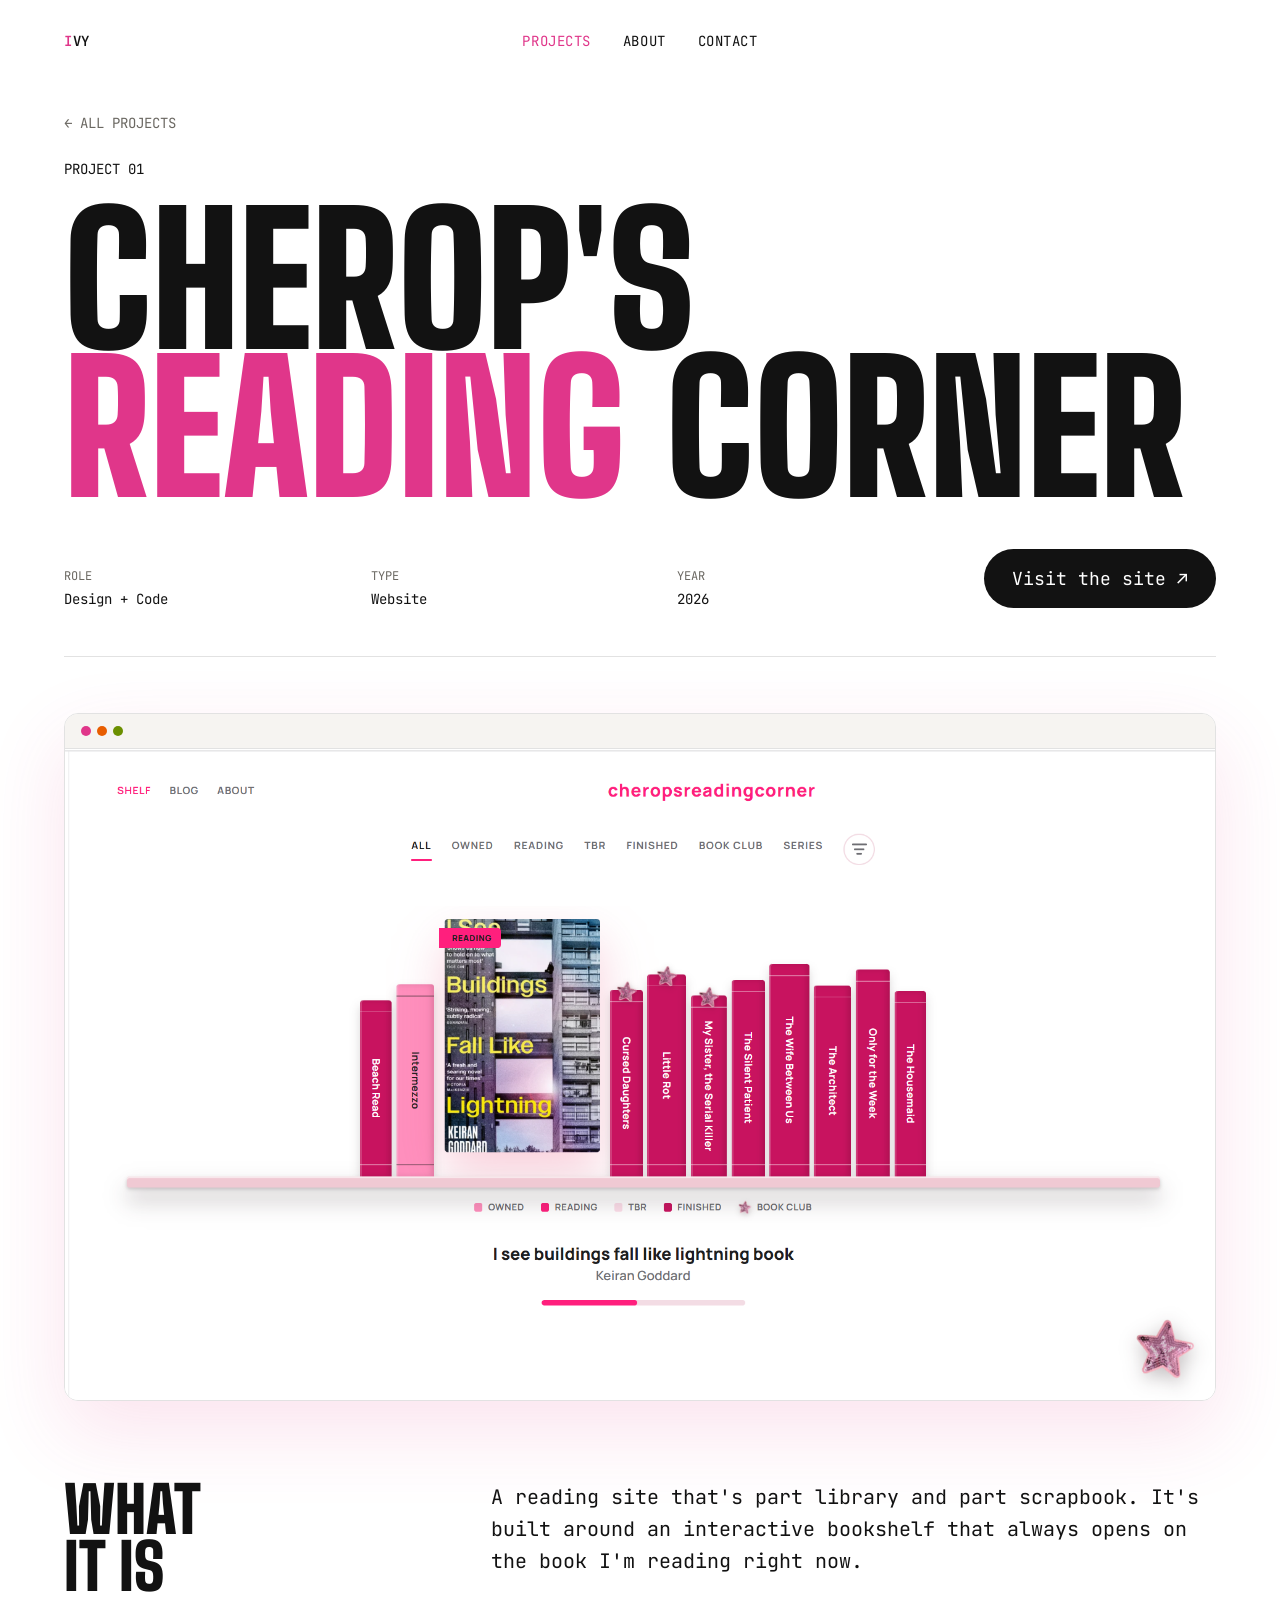
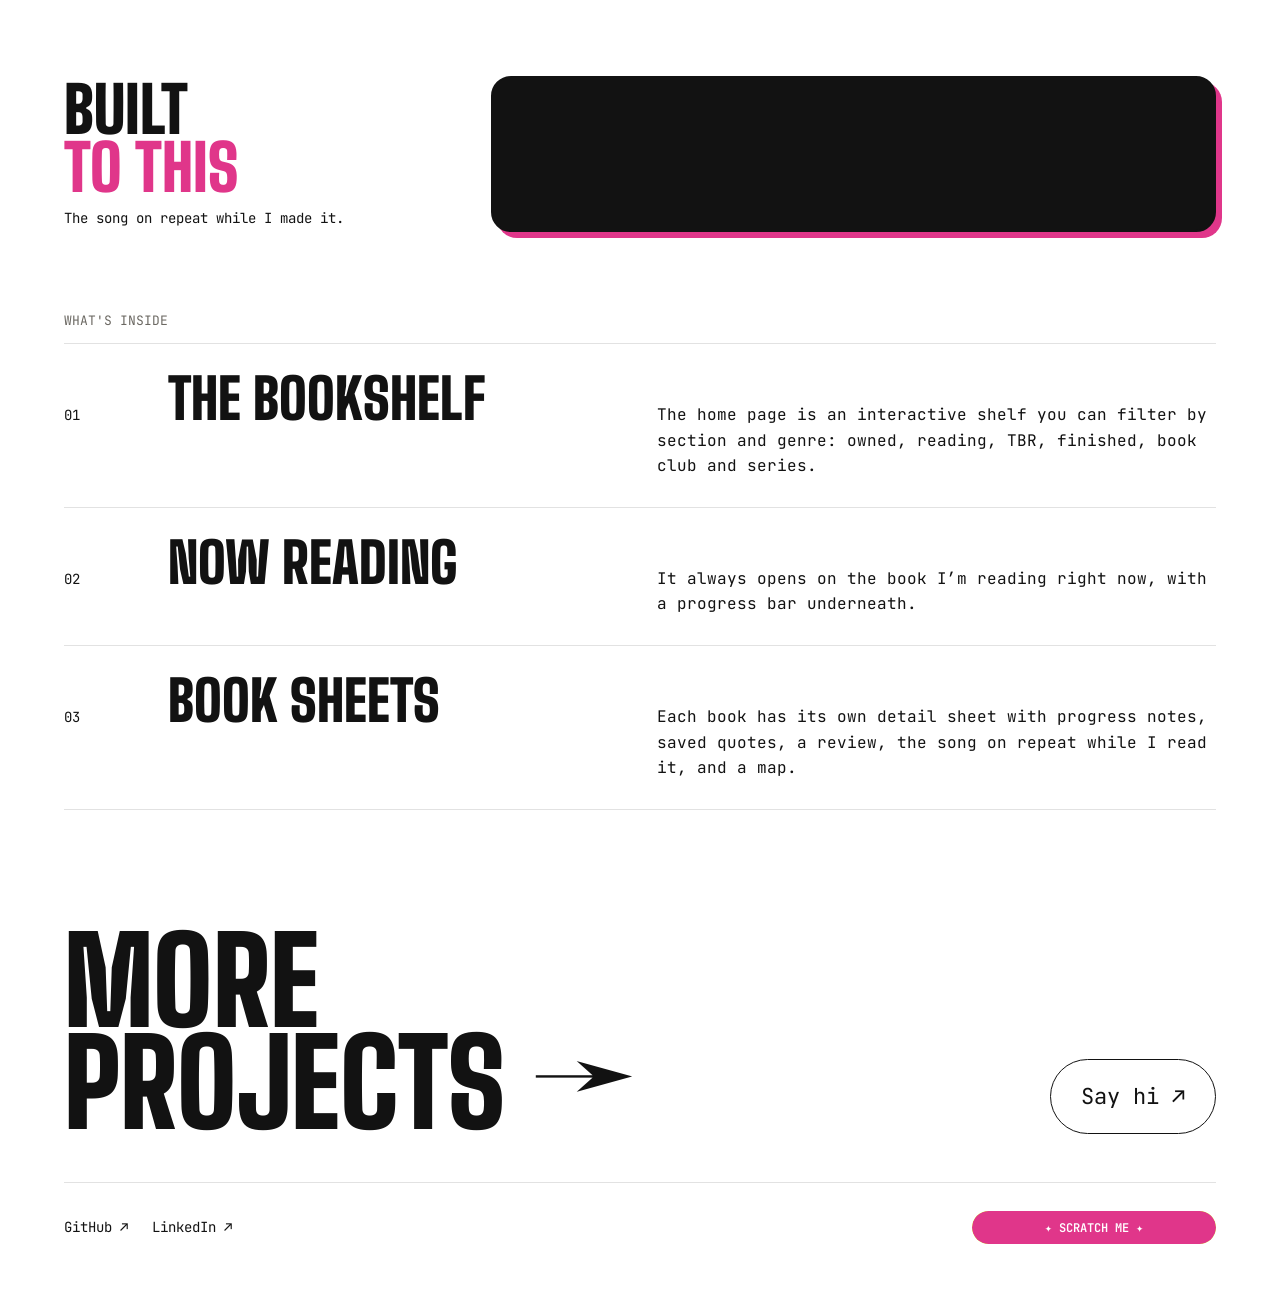
<file: reading-corner.html>
<!DOCTYPE html>
<html lang="en">
<head>
  <meta charset="utf-8">
  <meta name="viewport" content="width=device-width, initial-scale=1">
  <title>Cherop's Reading Corner</title>
  <meta name="description" content="Case study: a personal reading site, designed and built by Ivy Tanui.">
  <meta property="og:title" content="Cherop's Reading Corner — Ivy Tanui">
  <meta property="og:description" content="Case study: a personal reading site, designed and built by Ivy Tanui.">
  <meta property="og:image" content="https://theivyleague-dev.vercel.app/assets/images/ivy-photo-2.jpeg">
  <meta name="twitter:card" content="summary_large_image">

  <link rel="icon" type="image/png" href="assets/images/favicon.png">
  <link rel="apple-touch-icon" href="assets/images/apple-touch-icon.png">

  <link rel="preconnect" href="https://fonts.googleapis.com">
  <link rel="preconnect" href="https://fonts.gstatic.com" crossorigin>
  <link href="https://fonts.googleapis.com/css2?family=JetBrains+Mono:wght@400;600&amp;family=Big+Shoulders+Display:wght@700;900&amp;display=swap" rel="stylesheet">
  <link rel="stylesheet" href="css/base.css">
  <link rel="stylesheet" href="css/case-study.css">

  <script src="js/cursor.js" defer></script>
  <script src="js/fun.js" defer></script>
</head>
<body>
  <div class="page" style="--accent:#E0368A;--accent-soft:rgba(224,54,138,.14);--accent-glow:0 0 0 4px #E0368A, 0 30px 80px rgba(224,54,138,.25);--more-hover:#0098A6">
    <header>
      <nav class="site-nav" aria-label="Main">
        <a class="logo" data-cur="1" href="index.html" aria-label="Ivy, home"><span>I</span>VY</a>
        <ul class="nav-links">
          <li><a class="is-section" data-cur="1" href="projects.html">PROJECTS</a></li>
          <li><a data-cur="1" href="about.html">ABOUT</a></li>
          <li><a data-cur="1" href="contact.html">CONTACT</a></li>
        </ul>
        <span></span>
      </nav>
    </header>

    <main>
      <div class="cs-head">
        <a class="cs-back" data-cur="1" href="projects.html">← ALL PROJECTS</a>
        <div class="cs-kicker">PROJECT 01</div>
        <h1 class="cs-title">Cherop's<br><span>Reading</span> Corner</h1>
      </div>

      <div class="cs-meta">
        <dl>
          <div><dt>ROLE</dt><dd>Design + Code</dd></div>
          <div><dt>TYPE</dt><dd>Website</dd></div>
          <div><dt>YEAR</dt><dd>2026</dd></div>
        </dl>
        <a class="cs-visit" data-cur="1" href="https://cheropsreadingcorner-13fm.vercel.app/" target="_blank" rel="noopener">Visit the site ↗</a>
      </div>

      <div class="cs-shot">
        <a class="cs-shot__frame" data-cur="1" href="https://cheropsreadingcorner-13fm.vercel.app/" target="_blank" rel="noopener">
          <span class="cs-shot__bar" aria-hidden="true"><span></span><span></span><span></span></span>
          <img src="assets/images/reading-corner.png" alt="Cherop's Reading Corner bookshelf home page" width="1863" height="1054">
        </a>
      </div>

      <section class="cs-split cs-split--first">
        <h2 class="cs-split__title">What<br>it is</h2>
        <p class="cs-lede">A reading site that's part library and part scrapbook. It's built around an interactive bookshelf that always opens on the book I'm reading right now.</p>
      </section>

      <section class="cs-split cs-split--center">
        <div class="cs-split__side">
          <h2 class="cs-split__title">Built<br><span>to this</span></h2>
          <span class="cs-split__note">The song on repeat while I made it.</span>
        </div>
        <div class="cs-embed">
          <iframe title="Down by the Water by Ocie Elliott on Spotify" src="https://open.spotify.com/embed/track/4Vutl1Y7OJOBwIqVISNmzL?utm_source=generator" width="100%" height="152" allow="autoplay; clipboard-write; encrypted-media; fullscreen; picture-in-picture" loading="lazy"></iframe>
        </div>
      </section>

      <section class="cs-list">
        <h2>WHAT'S INSIDE</h2>
        <ol>
          <li class="cs-feature" data-cur="1">
            <span class="cs-feature__n">01</span>
            <h3>The bookshelf</h3>
            <p>The home page is an interactive shelf you can filter by section and genre: owned, reading, TBR, finished, book club and series.</p>
          </li>
          <li class="cs-feature" data-cur="1">
            <span class="cs-feature__n">02</span>
            <h3>Now reading</h3>
            <p>It always opens on the book I’m reading right now, with a progress bar underneath.</p>
          </li>
          <li class="cs-feature" data-cur="1">
            <span class="cs-feature__n">03</span>
            <h3>Book sheets</h3>
            <p>Each book has its own detail sheet with progress notes, saved quotes, a review, the song on repeat while I read it, and a map.</p>
          </li>
        </ol>
      </section>
    </main>

    <footer class="site-footer cs-footer">
      <div class="cta">
        <a class="cs-more" data-cur="1" href="projects.html">More<br>projects →</a>
        <a class="pill-link" data-cur="1" href="contact.html">Say hi ↗</a>
      </div>
      <div class="footer-bar">
        <ul class="social">
          <li><a data-cur="1" href="https://github.com/tanuiivy" target="_blank" rel="noopener">GitHub ↗</a></li>
          <li><a data-cur="1" href="https://www.linkedin.com/in/ivy-tanui" target="_blank" rel="noopener">LinkedIn ↗</a></li>
        </ul>
        <span class="scratch" data-scratch="1">psst, type "party" or "ivy"</span>
      </div>
    </footer>

    <div class="cursor" aria-hidden="true"><img src="assets/images/fuzzy-cursor.png" alt=""></div>
  </div>
</body>
</html>
</file>
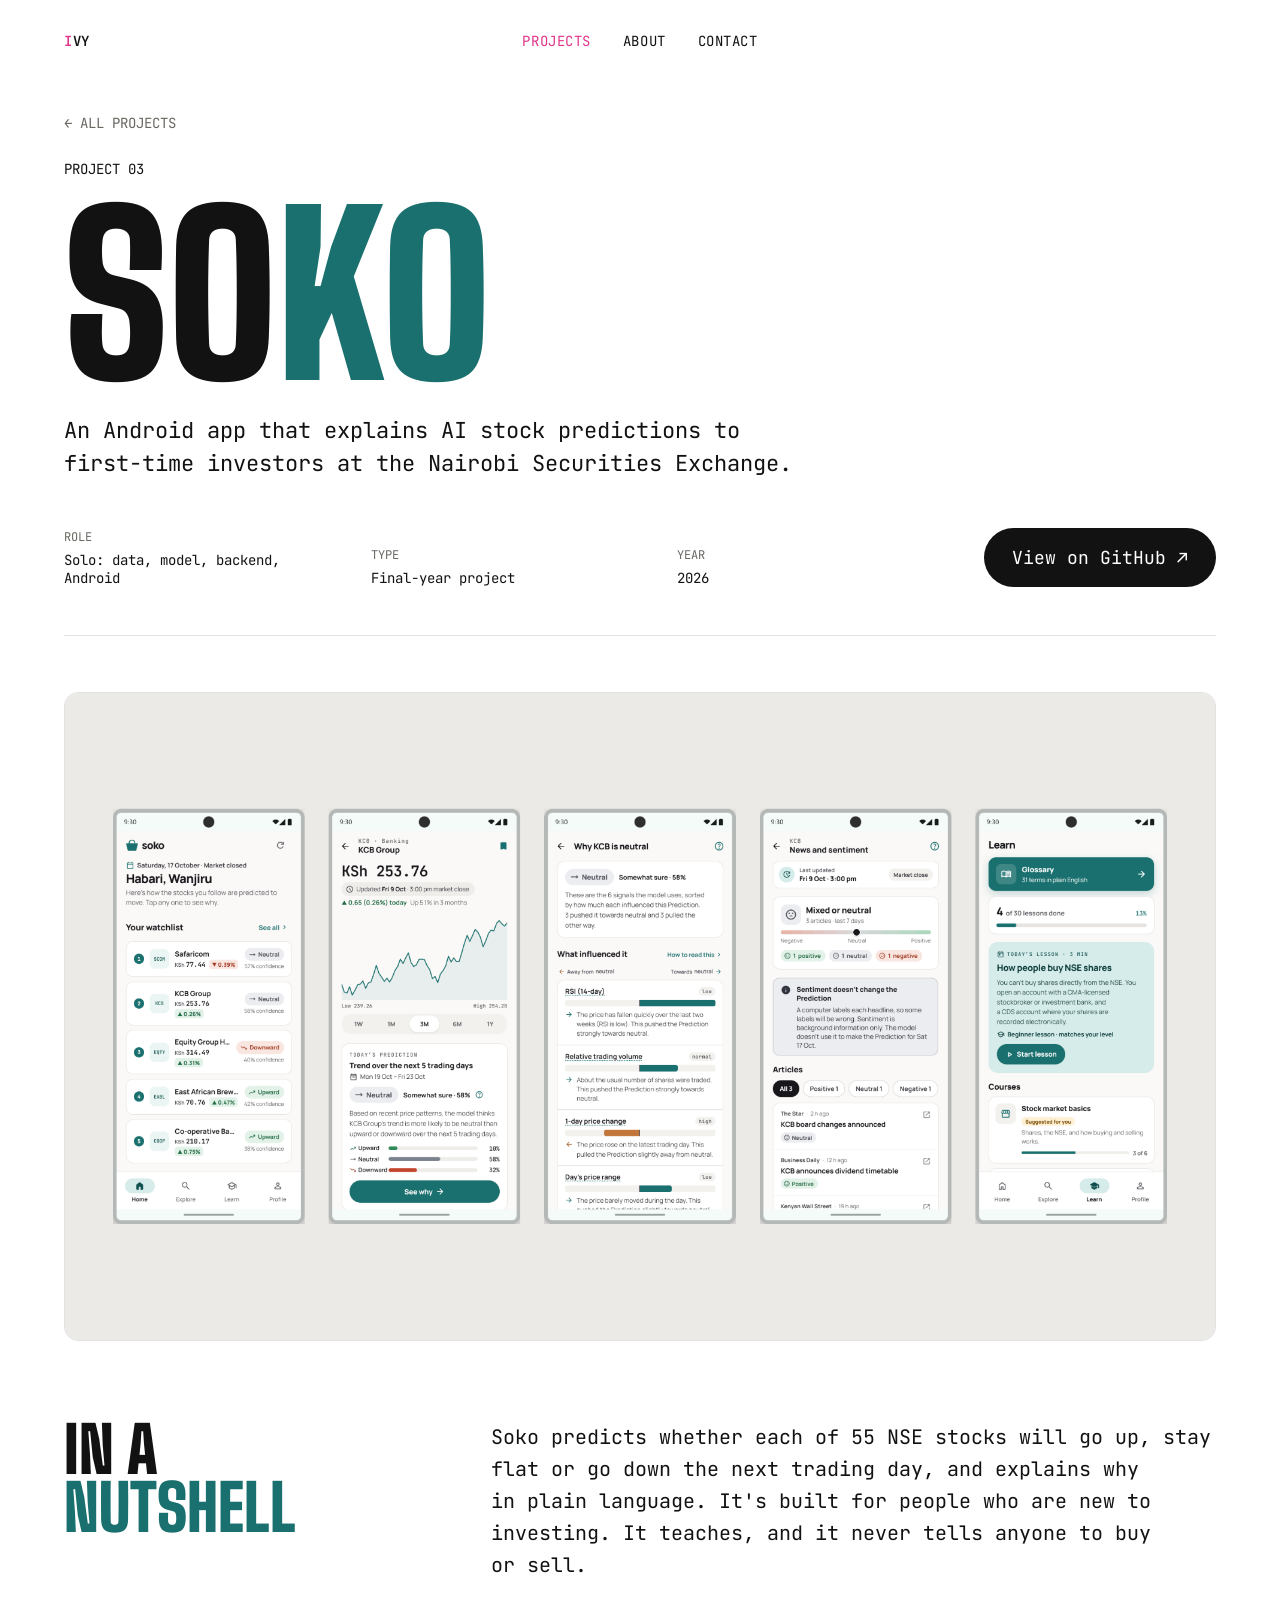
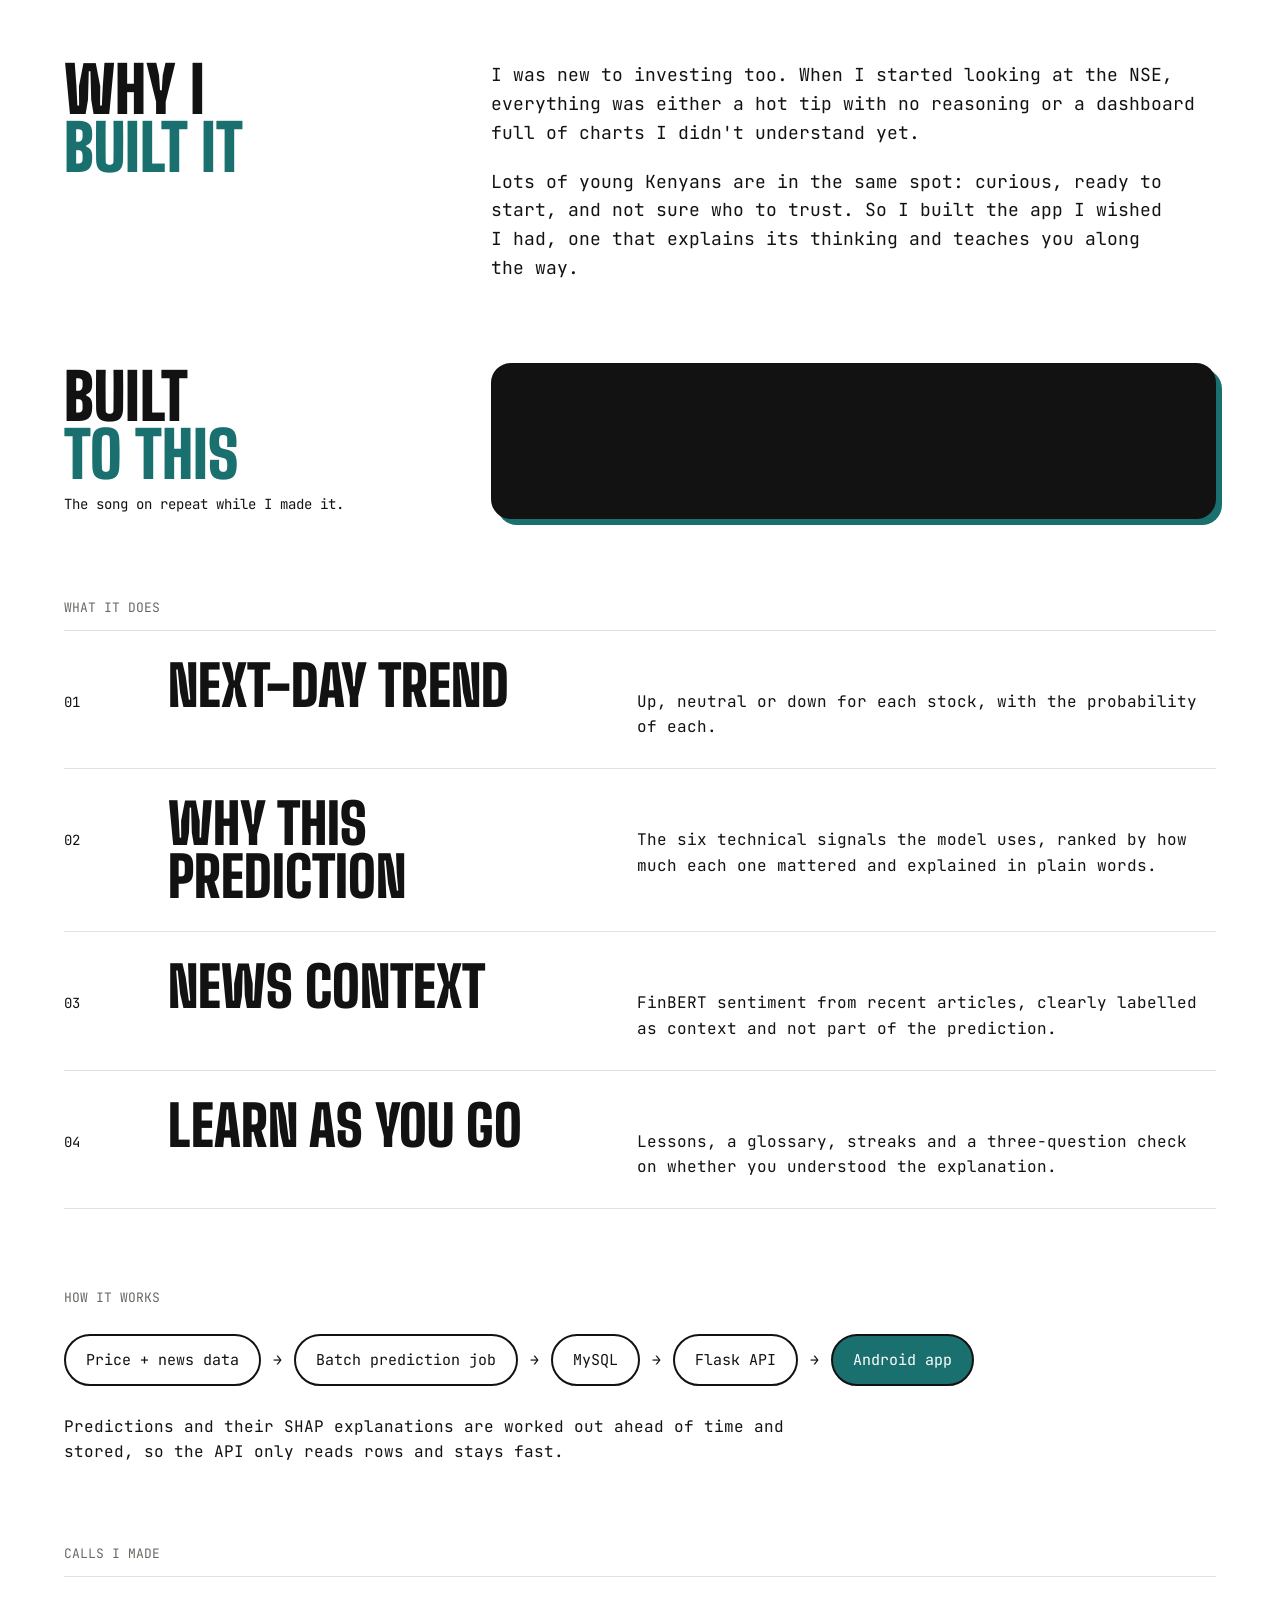
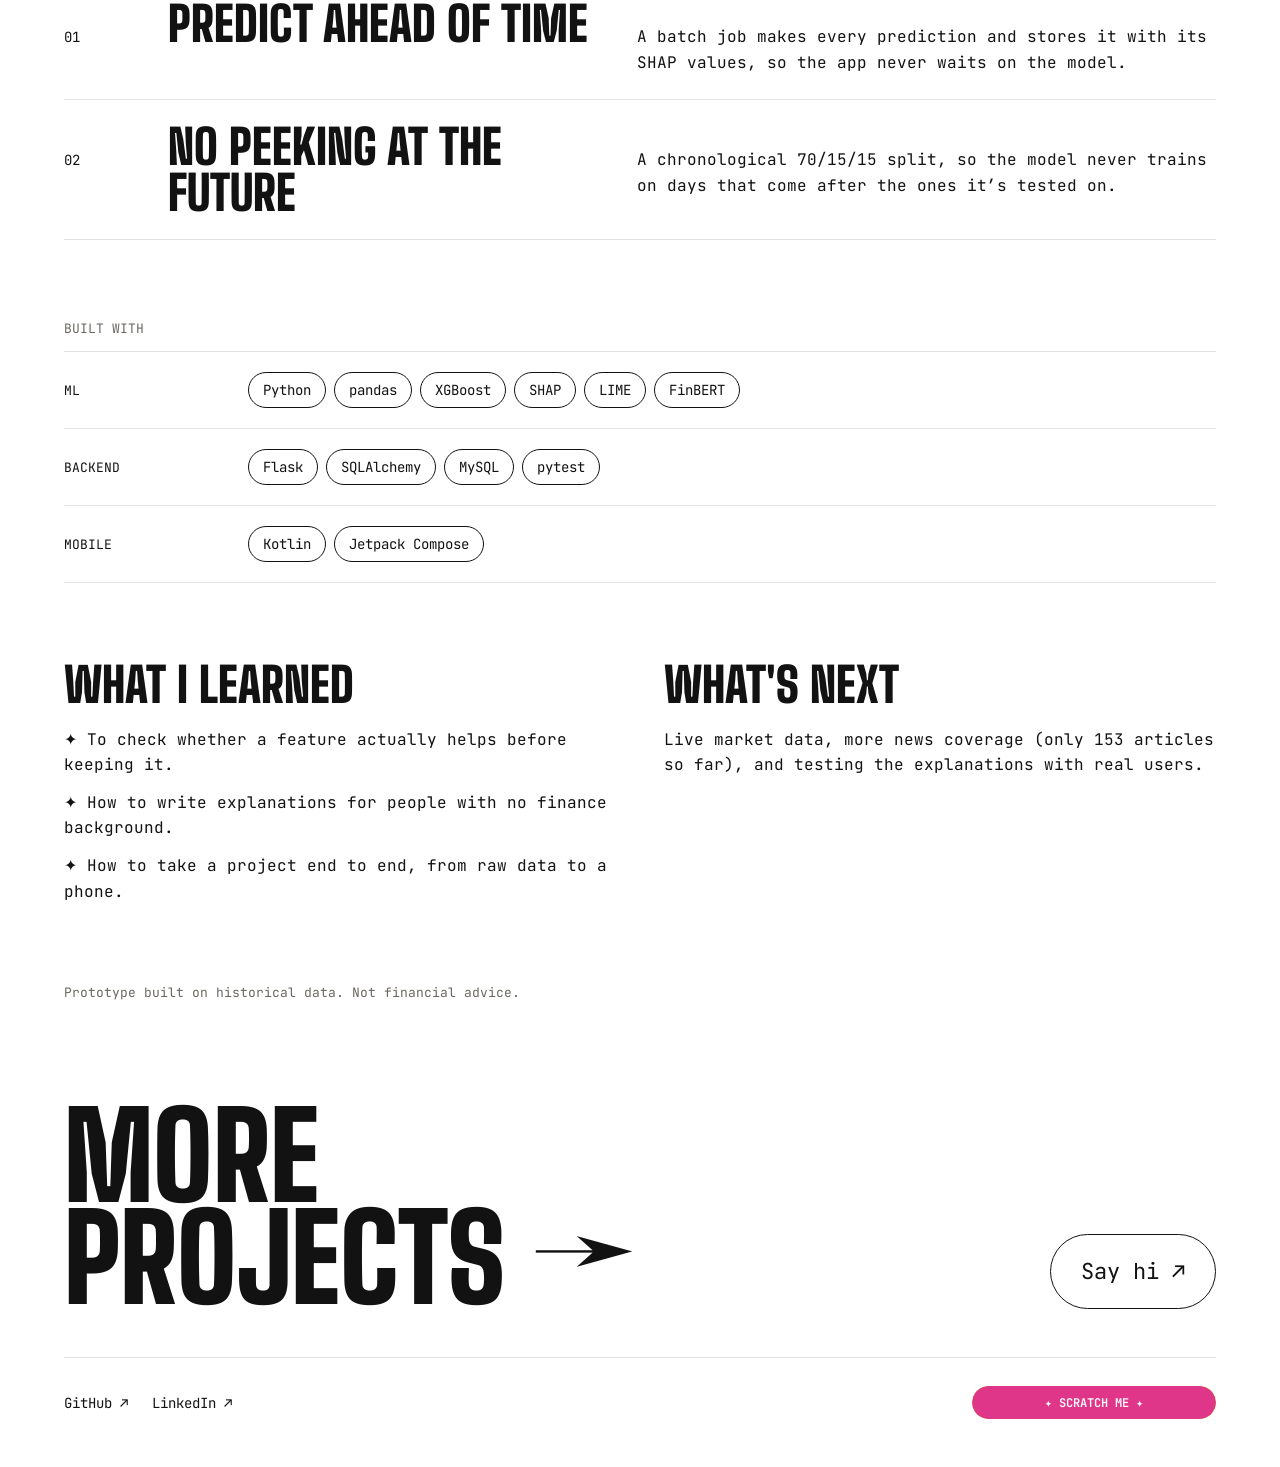
<file: soko.html>
<!DOCTYPE html>
<html lang="en">
<head>
  <meta charset="utf-8">
  <meta name="viewport" content="width=device-width, initial-scale=1">
  <title>Soko</title>
  <meta name="description" content="Case study: Soko, designed and built by Ivy Tanui.">
  <meta property="og:title" content="Soko — Ivy Tanui">
  <meta property="og:description" content="Case study: Soko, designed and built by Ivy Tanui.">
  <meta property="og:image" content="https://theivyleague-dev.vercel.app/assets/images/ivy-photo-2.jpeg">
  <meta name="twitter:card" content="summary_large_image">

  <link rel="icon" type="image/png" href="assets/images/favicon.png">
  <link rel="apple-touch-icon" href="assets/images/apple-touch-icon.png">

  <link rel="preconnect" href="https://fonts.googleapis.com">
  <link rel="preconnect" href="https://fonts.gstatic.com" crossorigin>
  <link href="https://fonts.googleapis.com/css2?family=JetBrains+Mono:wght@400;600&amp;family=Big+Shoulders+Display:wght@700;900&amp;display=swap" rel="stylesheet">
  <link rel="stylesheet" href="css/base.css">
  <link rel="stylesheet" href="css/case-study.css">

  <script src="js/cursor.js" defer></script>
  <script src="js/fun.js" defer></script>
</head>
<body>
  <div class="page" style="--accent:#19706E;--accent-glow:0 0 0 4px #19706E;--more-hover:#E0368A">
    <header>
      <nav class="site-nav" aria-label="Main">
        <a class="logo" data-cur="1" href="index.html" aria-label="Ivy, home"><span>I</span>VY</a>
        <ul class="nav-links">
          <li><a class="is-section" data-cur="1" href="projects.html">PROJECTS</a></li>
          <li><a data-cur="1" href="about.html">ABOUT</a></li>
          <li><a data-cur="1" href="contact.html">CONTACT</a></li>
        </ul>
        <span></span>
      </nav>
    </header>

    <main>
      <div class="cs-head">
        <a class="cs-back" data-cur="1" href="projects.html">← ALL PROJECTS</a>
        <div class="cs-kicker">PROJECT 03</div>
        <h1 class="cs-title cs-title--xl">So<span>ko</span></h1>
        <p class="cs-sub" style="--sub-width:760px">An Android app that explains AI stock predictions to first-time investors at the Nairobi Securities Exchange.</p>
      </div>

      <div class="cs-meta">
        <dl>
          <div><dt>ROLE</dt><dd>Solo: data, model, backend, Android</dd></div>
          <div><dt>TYPE</dt><dd>Final-year project</dd></div>
          <div><dt>YEAR</dt><dd>2026</dd></div>
        </dl>
        <!-- Repo isn't public yet: shows a "coming soon" toast (see js/fun.js). Swap for a link when it is. -->
        <button type="button" class="cs-visit" data-cur="1" data-soon="GitHub repo coming soon ✦">View on GitHub ↗</button>
      </div>

      <div class="cs-shot">
        <div class="cs-shot__frame cs-shot__frame--plain">
          <img src="assets/images/soko-overview.png" alt="Five Soko screens: watchlist, KCB stock detail, why KCB is neutral, news and sentiment, and Learn" width="1920" height="1080">
        </div>
      </div>

      <section class="cs-split cs-split--first">
        <h2 class="cs-split__title">In a<br><span>nutshell</span></h2>
        <p class="cs-lede">Soko predicts whether each of 55 NSE stocks will go up, stay flat or go down the next trading day, and explains why in plain language. It's built for people who are new to investing. It teaches, and it never tells anyone to buy or sell.</p>
      </section>

      <section class="cs-split">
        <h2 class="cs-split__title">Why I<br><span>built it</span></h2>
        <div class="cs-prose">
          <p>I was new to investing too. When I started looking at the NSE, everything was either a hot tip with no reasoning or a dashboard full of charts I didn't understand yet.</p>
          <p>Lots of young Kenyans are in the same spot: curious, ready to start, and not sure who to trust. So I built the app I wished I had, one that explains its thinking and teaches you along the way.</p>
        </div>
      </section>

      <section class="cs-split cs-split--center">
        <div class="cs-split__side">
          <h2 class="cs-split__title">Built<br><span>to this</span></h2>
          <span class="cs-split__note">The song on repeat while I made it.</span>
        </div>
        <div class="cs-embed">
          <iframe title="Ego (Live in London) by Asake on Spotify" src="https://open.spotify.com/embed/track/6eS51q8SE2bdSVyecHtAWZ?utm_source=generator" width="100%" height="152" allow="autoplay; clipboard-write; encrypted-media; fullscreen; picture-in-picture" loading="lazy"></iframe>
        </div>
      </section>

      <section class="cs-list cs-list--pretty" style="--body-fr:1.3fr">
        <h2>WHAT IT DOES</h2>
        <ol>
          <li class="cs-feature" data-cur="1">
            <span class="cs-feature__n">01</span>
            <h3>Next-day trend</h3>
            <p>Up, neutral or down for each stock, with the probability of each.</p>
          </li>
          <li class="cs-feature" data-cur="1">
            <span class="cs-feature__n">02</span>
            <h3>Why this prediction</h3>
            <p>The six technical signals the model uses, ranked by how much each one mattered and explained in plain words.</p>
          </li>
          <li class="cs-feature" data-cur="1">
            <span class="cs-feature__n">03</span>
            <h3>News context</h3>
            <p>FinBERT sentiment from recent articles, clearly labelled as context and not part of the prediction.</p>
          </li>
          <li class="cs-feature" data-cur="1">
            <span class="cs-feature__n">04</span>
            <h3>Learn as you go</h3>
            <p>Lessons, a glossary, streaks and a three-question check on whether you understood the explanation.</p>
          </li>
        </ol>
      </section>

      <section class="cs-flow">
        <h2 class="cs-label">HOW IT WORKS</h2>
        <ol class="cs-flow__steps">
          <li class="cs-flow__step">Price + news data</li>
          <li aria-hidden="true">→</li>
          <li class="cs-flow__step">Batch prediction job</li>
          <li aria-hidden="true">→</li>
          <li class="cs-flow__step">MySQL</li>
          <li aria-hidden="true">→</li>
          <li class="cs-flow__step">Flask API</li>
          <li aria-hidden="true">→</li>
          <li class="cs-flow__step cs-flow__step--end">Android app</li>
        </ol>
        <p class="cs-flow__note">Predictions and their SHAP explanations are worked out ahead of time and stored, so the API only reads rows and stays fast.</p>
      </section>

      <section class="cs-list">
        <h2>CALLS I MADE</h2>
        <ol>
          <li class="cs-issue">
            <span class="cs-issue__n">01</span>
            <div class="cs-issue__body"><h3>Predict ahead of time</h3><p>A batch job makes every prediction and stores it with its SHAP values, so the app never waits on the model.</p></div>
          </li>
          <li class="cs-issue">
            <span class="cs-issue__n">02</span>
            <div class="cs-issue__body"><h3>No peeking at the future</h3><p>A chronological 70/15/15 split, so the model never trains on days that come after the ones it’s tested on.</p></div>
          </li>
        </ol>
      </section>

      <section class="cs-list">
        <h2>BUILT WITH</h2>
        <ol>
          <li class="cs-stack"><h3>ML</h3><ul><li>Python</li><li>pandas</li><li>XGBoost</li><li>SHAP</li><li>LIME</li><li>FinBERT</li></ul></li>
          <li class="cs-stack"><h3>BACKEND</h3><ul><li>Flask</li><li>SQLAlchemy</li><li>MySQL</li><li>pytest</li></ul></li>
          <li class="cs-stack"><h3>MOBILE</h3><ul><li>Kotlin</li><li>Jetpack Compose</li></ul></li>
        </ol>
      </section>

      <div class="cs-wrap">
        <section>
          <h2>What I learned</h2>
          <ul>
            <li>✦ To check whether a feature actually helps before keeping it.</li>
            <li>✦ How to write explanations for people with no finance background.</li>
            <li>✦ How to take a project end to end, from raw data to a phone.</li>
          </ul>
        </section>
        <section>
          <h2>What's next</h2>
          <p>Live market data, more news coverage (only 153 articles so far), and testing the explanations with real users.</p>
        </section>
      </div>

      <p class="cs-disclaimer">Prototype built on historical data. Not financial advice.</p>
    </main>

    <footer class="site-footer cs-footer">
      <div class="cta">
        <a class="cs-more" data-cur="1" href="projects.html">More<br>projects →</a>
        <a class="pill-link" data-cur="1" href="contact.html">Say hi ↗</a>
      </div>
      <div class="footer-bar">
        <ul class="social">
          <li><a data-cur="1" href="https://github.com/tanuiivy" target="_blank" rel="noopener">GitHub ↗</a></li>
          <li><a data-cur="1" href="https://www.linkedin.com/in/ivy-tanui" target="_blank" rel="noopener">LinkedIn ↗</a></li>
        </ul>
        <span class="scratch" data-scratch="1">psst, type "party" or "ivy"</span>
      </div>
    </footer>

    <div class="cursor" aria-hidden="true"><img src="assets/images/fuzzy-cursor.png" alt=""></div>
  </div>
</body>
</html>
</file>
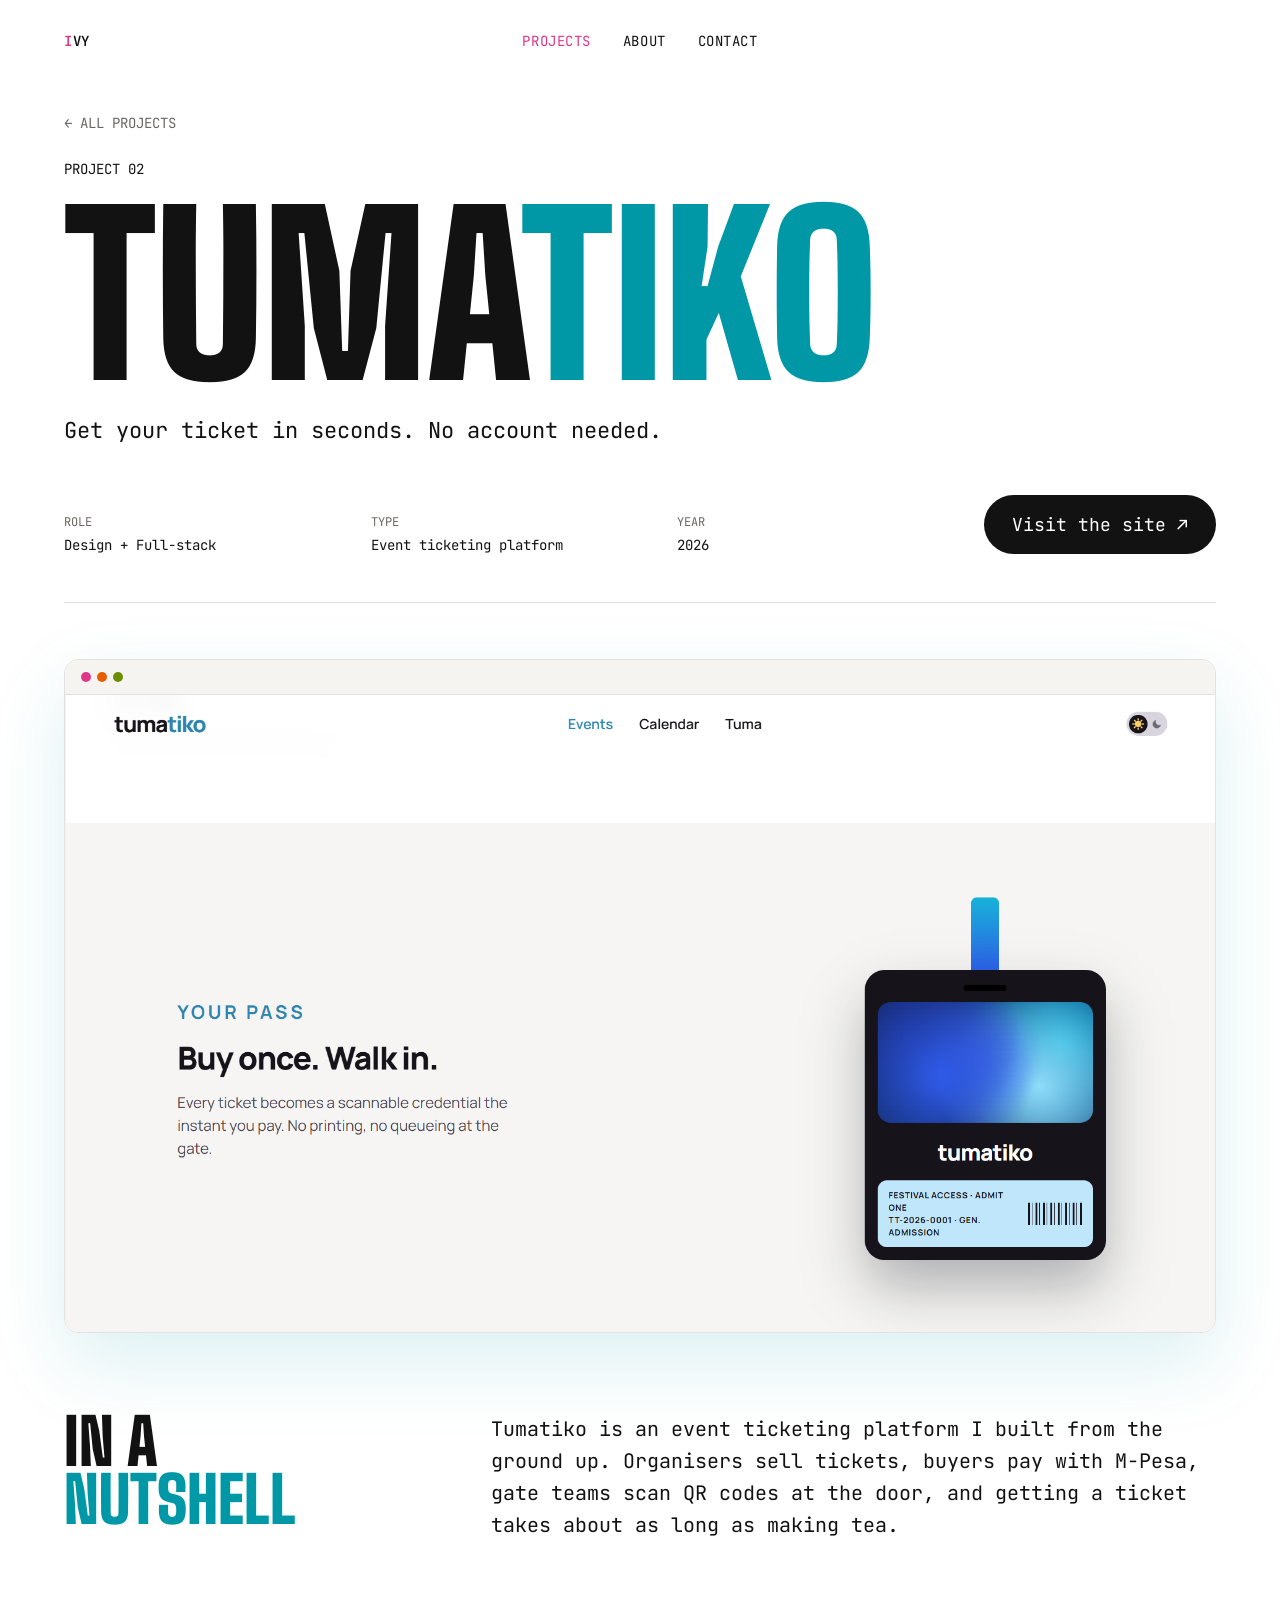
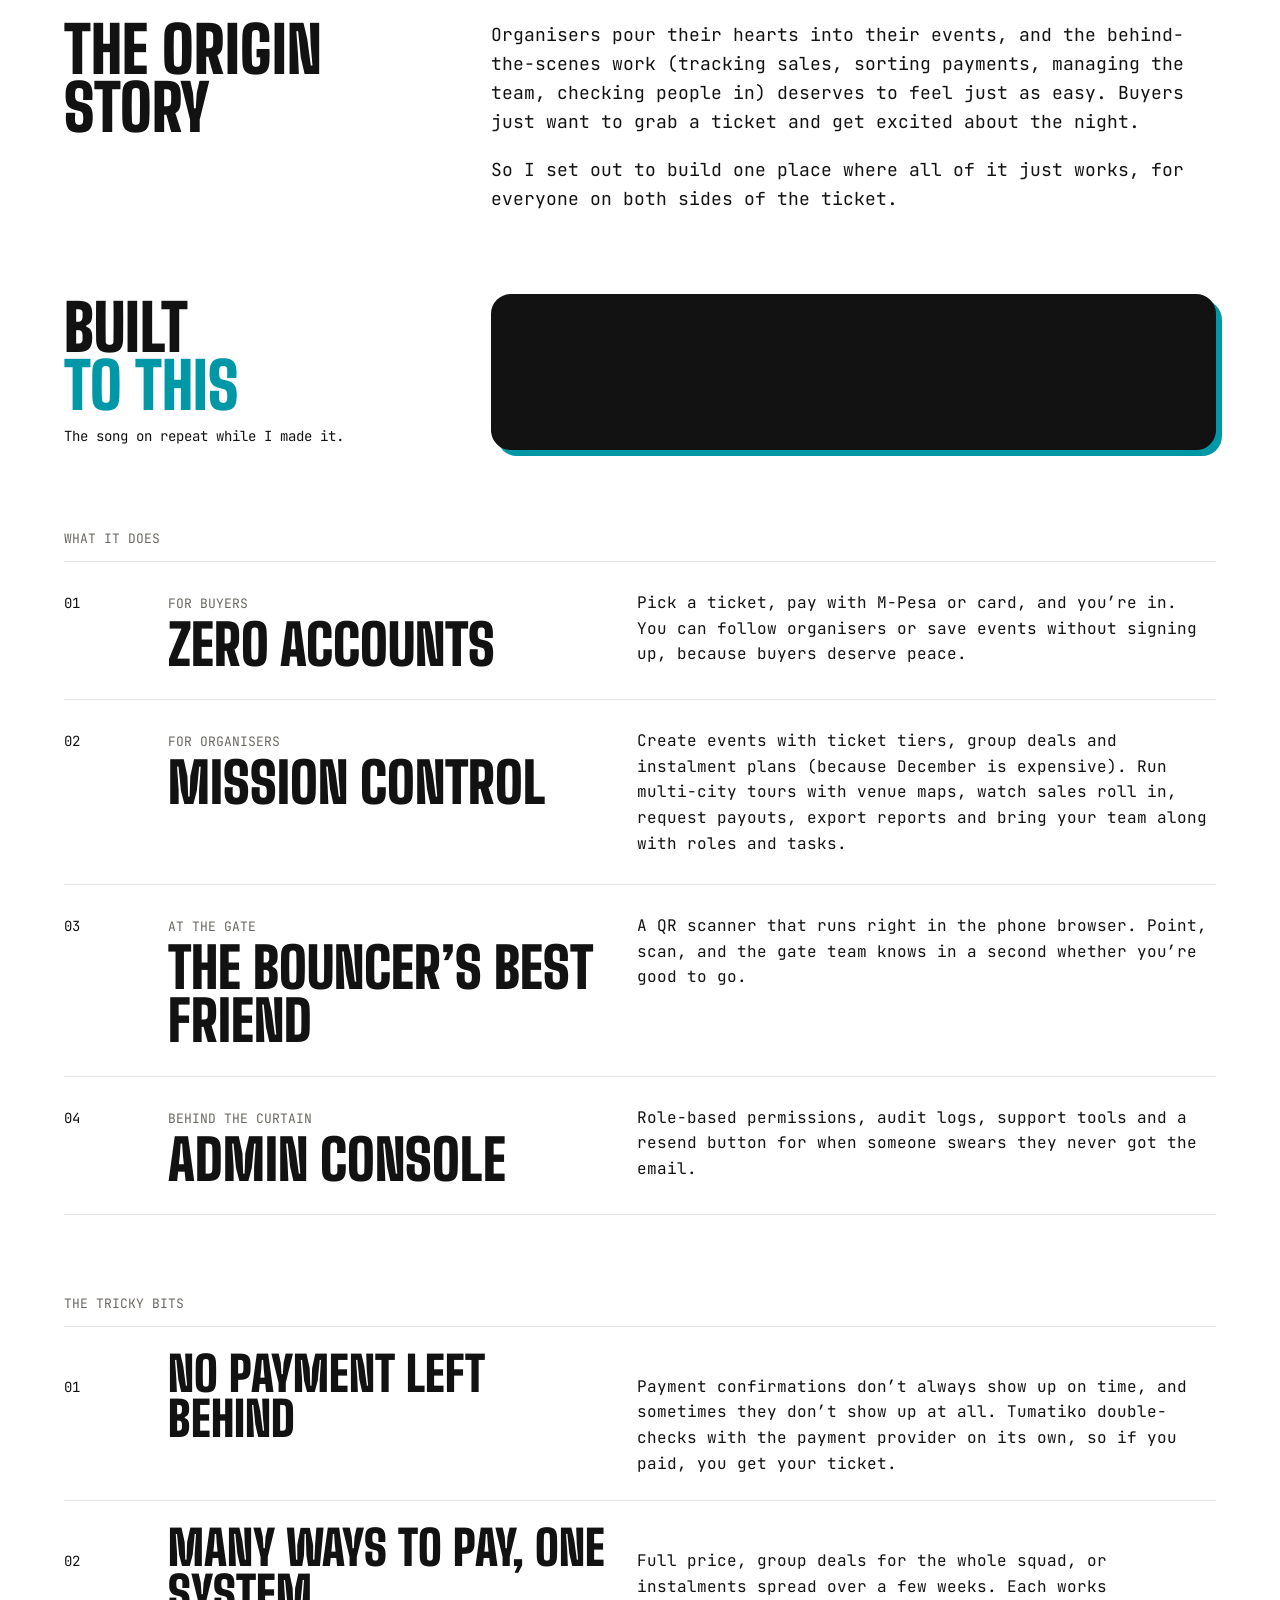
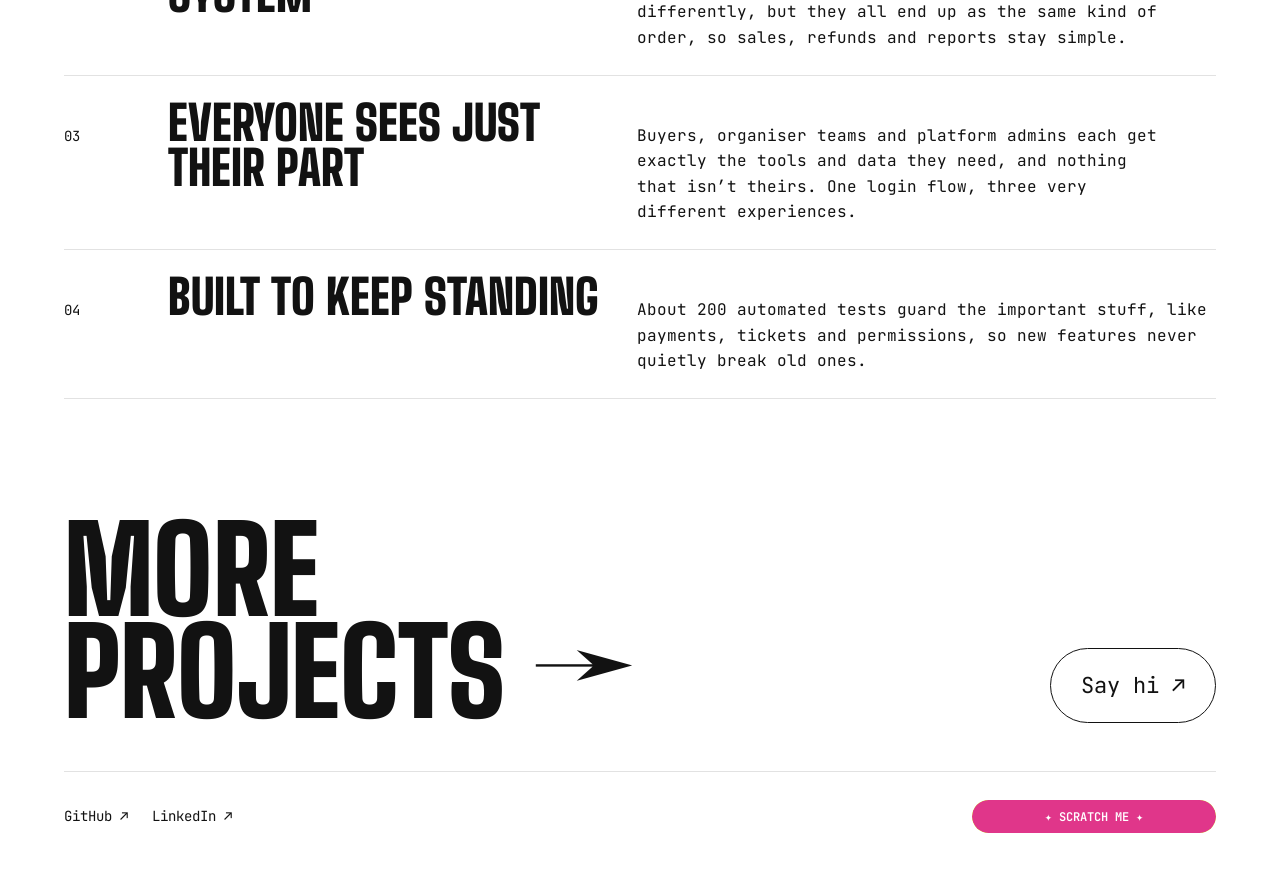
<file: tumatiko.html>
<!DOCTYPE html>
<html lang="en">
<head>
  <meta charset="utf-8">
  <meta name="viewport" content="width=device-width, initial-scale=1">
  <title>Tumatiko</title>
  <meta name="description" content="Case study: Tumatiko, designed and built by Ivy Tanui.">
  <meta property="og:title" content="Tumatiko — Ivy Tanui">
  <meta property="og:description" content="Case study: Tumatiko, designed and built by Ivy Tanui.">
  <meta property="og:image" content="https://theivyleague-dev.vercel.app/assets/images/ivy-photo-2.jpeg">
  <meta name="twitter:card" content="summary_large_image">

  <link rel="icon" type="image/png" href="assets/images/favicon.png">
  <link rel="apple-touch-icon" href="assets/images/apple-touch-icon.png">

  <link rel="preconnect" href="https://fonts.googleapis.com">
  <link rel="preconnect" href="https://fonts.gstatic.com" crossorigin>
  <link href="https://fonts.googleapis.com/css2?family=JetBrains+Mono:wght@400;600&amp;family=Big+Shoulders+Display:wght@700;900&amp;display=swap" rel="stylesheet">
  <link rel="stylesheet" href="css/base.css">
  <link rel="stylesheet" href="css/case-study.css">

  <script src="js/cursor.js" defer></script>
  <script src="js/fun.js" defer></script>
</head>
<body>
  <div class="page" style="--accent:#0098A6;--accent-soft:rgba(0,152,166,.14);--accent-glow:0 0 0 4px #0098A6, 0 30px 80px rgba(0,152,166,.25);--more-hover:#E0368A">
    <header>
      <nav class="site-nav" aria-label="Main">
        <a class="logo" data-cur="1" href="index.html" aria-label="Ivy, home"><span>I</span>VY</a>
        <ul class="nav-links">
          <li><a class="is-section" data-cur="1" href="projects.html">PROJECTS</a></li>
          <li><a data-cur="1" href="about.html">ABOUT</a></li>
          <li><a data-cur="1" href="contact.html">CONTACT</a></li>
        </ul>
        <span></span>
      </nav>
    </header>

    <main>
      <div class="cs-head">
        <a class="cs-back" data-cur="1" href="projects.html">← ALL PROJECTS</a>
        <div class="cs-kicker">PROJECT 02</div>
        <h1 class="cs-title cs-title--xl">Tuma<span>tiko</span></h1>
        <p class="cs-sub">Get your ticket in seconds. No account needed.</p>
      </div>

      <div class="cs-meta">
        <dl>
          <div><dt>ROLE</dt><dd>Design + Full-stack</dd></div>
          <div><dt>TYPE</dt><dd>Event ticketing platform</dd></div>
          <div><dt>YEAR</dt><dd>2026</dd></div>
        </dl>
        <a class="cs-visit" data-cur="1" href="https://tumatiko.vercel.app/" target="_blank" rel="noopener">Visit the site ↗</a>
      </div>

      <div class="cs-shot">
        <div class="cs-shot__frame">
          <span class="cs-shot__bar" aria-hidden="true"><span></span><span></span><span></span></span>
          <img src="assets/images/tumatiko.png" alt="Tumatiko landing page with a digital event pass" width="1858" height="1029">
        </div>
      </div>

      <section class="cs-split cs-split--first">
        <h2 class="cs-split__title">In a<br><span>nutshell</span></h2>
        <p class="cs-lede">Tumatiko is an event ticketing platform I built from the ground up. Organisers sell tickets, buyers pay with M-Pesa, gate teams scan QR codes at the door, and getting a ticket takes about as long as making tea.</p>
      </section>

      <section class="cs-split">
        <h2 class="cs-split__title">The origin<br>story</h2>
        <div class="cs-prose">
          <p>Organisers pour their hearts into their events, and the behind-the-scenes work (tracking sales, sorting payments, managing the team, checking people in) deserves to feel just as easy. Buyers just want to grab a ticket and get excited about the night.</p>
          <p>So I set out to build one place where all of it just works, for everyone on both sides of the ticket.</p>
        </div>
      </section>

      <section class="cs-split cs-split--center">
        <div class="cs-split__side">
          <h2 class="cs-split__title">Built<br><span>to this</span></h2>
          <span class="cs-split__note">The song on repeat while I made it.</span>
        </div>
        <div class="cs-embed">
          <iframe title="Main Titles by Theodore Shapiro on Spotify" src="https://open.spotify.com/embed/track/2dssT0G1eXmqLoNIzKEuxN?utm_source=generator" width="100%" height="152" allow="autoplay; clipboard-write; encrypted-media; fullscreen; picture-in-picture" loading="lazy"></iframe>
        </div>
      </section>

      <section class="cs-list" style="--body-fr:1.3fr">
        <h2>WHAT IT DOES</h2>
        <ol>
          <li class="cs-feature" data-cur="1">
            <span class="cs-feature__n">01</span>
            <div class="cs-feature__head"><span class="cs-feature__who">FOR BUYERS</span><h3>Zero accounts</h3></div>
            <p>Pick a ticket, pay with M-Pesa or card, and you’re in. You can follow organisers or save events without signing up, because buyers deserve peace.</p>
          </li>
          <li class="cs-feature" data-cur="1">
            <span class="cs-feature__n">02</span>
            <div class="cs-feature__head"><span class="cs-feature__who">FOR ORGANISERS</span><h3>Mission control</h3></div>
            <p>Create events with ticket tiers, group deals and instalment plans (because December is expensive). Run multi-city tours with venue maps, watch sales roll in, request payouts, export reports and bring your team along with roles and tasks.</p>
          </li>
          <li class="cs-feature" data-cur="1">
            <span class="cs-feature__n">03</span>
            <div class="cs-feature__head"><span class="cs-feature__who">AT THE GATE</span><h3>The bouncer’s best friend</h3></div>
            <p>A QR scanner that runs right in the phone browser. Point, scan, and the gate team knows in a second whether you’re good to go.</p>
          </li>
          <li class="cs-feature" data-cur="1">
            <span class="cs-feature__n">04</span>
            <div class="cs-feature__head"><span class="cs-feature__who">BEHIND THE CURTAIN</span><h3>Admin console</h3></div>
            <p>Role-based permissions, audit logs, support tools and a resend button for when someone swears they never got the email.</p>
          </li>
        </ol>
      </section>

      <section class="cs-list">
        <h2>THE TRICKY BITS</h2>
        <ol>
          <li class="cs-issue">
            <span class="cs-issue__n">01</span>
            <div class="cs-issue__body"><h3>No payment left behind</h3><p>Payment confirmations don’t always show up on time, and sometimes they don’t show up at all. Tumatiko double-checks with the payment provider on its own, so if you paid, you get your ticket.</p></div>
          </li>
          <li class="cs-issue">
            <span class="cs-issue__n">02</span>
            <div class="cs-issue__body"><h3>Many ways to pay, one system</h3><p>Full price, group deals for the whole squad, or instalments spread over a few weeks. Each works differently, but they all end up as the same kind of order, so sales, refunds and reports stay simple.</p></div>
          </li>
          <li class="cs-issue">
            <span class="cs-issue__n">03</span>
            <div class="cs-issue__body"><h3>Everyone sees just their part</h3><p>Buyers, organiser teams and platform admins each get exactly the tools and data they need, and nothing that isn’t theirs. One login flow, three very different experiences.</p></div>
          </li>
          <li class="cs-issue">
            <span class="cs-issue__n">04</span>
            <div class="cs-issue__body"><h3>Built to keep standing</h3><p>About 200 automated tests guard the important stuff, like payments, tickets and permissions, so new features never quietly break old ones.</p></div>
          </li>
        </ol>
      </section>
    </main>

    <footer class="site-footer cs-footer">
      <div class="cta">
        <a class="cs-more" data-cur="1" href="projects.html">More<br>projects →</a>
        <a class="pill-link" data-cur="1" href="contact.html">Say hi ↗</a>
      </div>
      <div class="footer-bar">
        <ul class="social">
          <li><a data-cur="1" href="https://github.com/tanuiivy" target="_blank" rel="noopener">GitHub ↗</a></li>
          <li><a data-cur="1" href="https://www.linkedin.com/in/ivy-tanui" target="_blank" rel="noopener">LinkedIn ↗</a></li>
        </ul>
        <span class="scratch" data-scratch="1">psst, type "party" or "ivy"</span>
      </div>
    </footer>

    <div class="cursor" aria-hidden="true"><img src="assets/images/fuzzy-cursor.png" alt=""></div>
  </div>
</body>
</html>
</file>
<file: css/base.css>
/* Shared styles for every page: tokens, base elements, nav, footer, custom cursor. */

/* ==========================================================================
   Tokens
   ========================================================================== */
:root {
  --ink: #121212;
  --paper: #FFFFFF;
  --pink: #E0368A;
  --lime: #D4FF3A;
  --violet: #7B5CFF;
  --teal: #0098A6;
  --muted: #6B6862;
  --rule: #E2E2E2;

  --font-display: 'Big Shoulders Display', sans-serif;
  --font-mono: 'JetBrains Mono', monospace;

  --gutter: clamp(20px, 5vw, 64px);
  --spring: cubic-bezier(.3, 1.6, .5, 1);
}

/* ==========================================================================
   Base
   ========================================================================== */
body {
  margin: 0;
  background: var(--paper);
}

a {
  color: var(--ink);
  text-decoration: underline;
  text-underline-offset: 3px;
}

a:hover {
  color: var(--pink);
}

/* Visually-neutral button: looks exactly like the surrounding text */
.text-btn {
  appearance: none;
  background: none;
  border: 0;
  padding: 0;
  margin: 0;
  font: inherit;
  color: inherit;
  letter-spacing: inherit;
  text-transform: inherit;
  text-align: inherit;
  cursor: inherit;
}

.mono {
  font-family: var(--font-mono);
}

@keyframes spin { to { transform: rotate(360deg); } }
@keyframes eq { 0%, 100% { transform: scaleY(.3); } 50% { transform: scaleY(1); } }

/* ==========================================================================
   Page shell
   ========================================================================== */
.page {
  position: relative;
  max-width: 1280px;
  margin: 0 auto;
  background: var(--paper);
  color: var(--ink);
  font-family: var(--font-display);
  overflow: hidden;
  /* No text inputs on the site, so hide the blinking text caret */
  caret-color: transparent;
}

/* Short pages fill the window so the footer sits at the bottom */
.page--full {
  min-height: 100vh;
}

/* The native cursor is only hidden once the custom cursor script is running */
.page.has-cursor,
.page.has-cursor a {
  cursor: none;
}

/* ==========================================================================
   Header / nav
   ========================================================================== */
.site-nav {
  display: grid;
  grid-template-columns: minmax(0, 1fr) auto minmax(0, 1fr);
  align-items: center;
  gap: 24px;
  padding: 32px var(--gutter);
  font-family: var(--font-mono);
  font-size: 14px;
  letter-spacing: .04em;
}

.site-nav a {
  color: inherit;
  text-decoration: none;
}

.logo {
  justify-self: start;
  font-weight: 600;
}

.logo span,
.nav-links [aria-current="page"],
.nav-links .is-section {
  color: var(--pink);
}

.nav-links {
  display: flex;
  gap: 32px;
  margin: 0;
  padding: 0;
  list-style: none;
}

/* ==========================================================================
   Footer / contact
   ========================================================================== */
.site-footer {
  display: flex;
  flex-direction: column;
  gap: 48px;
  padding: 100px var(--gutter) 48px;
}

.site-footer--compact {
  padding-top: 56px;
}

.cta {
  display: flex;
  justify-content: space-between;
  align-items: flex-end;
  gap: 40px;
  flex-wrap: wrap;
}

.cta h2 {
  margin: 0;
  font-size: clamp(36px, 12.5vw, 160px);
  font-weight: 900;
  text-transform: uppercase;
  line-height: .85;
}

.site-footer--compact .cta h2 {
  font-size: clamp(27px, 9.4vw, 120px);
}

.cta h2 span {
  color: var(--pink);
}

.pill-link {
  font-family: var(--font-mono);
  font-size: 22px;
  color: var(--ink);
  text-decoration: none;
  border: 1px solid var(--ink);
  padding: 22px 30px;
  border-radius: 999px;
  transition: background .2s, color .2s;
}

.footer-bar {
  display: flex;
  justify-content: space-between;
  align-items: center;
  gap: 24px;
  flex-wrap: wrap;
  border-top: 1px solid var(--rule);
  padding: 28px 0 0;
  font-family: var(--font-mono);
  font-size: 14px;
  color: var(--ink);
}

.social {
  display: flex;
  align-items: center;
  gap: 24px;
  flex-wrap: wrap;
  margin: 0;
  padding: 0;
  list-style: none;
}

.social a {
  color: var(--ink);
  text-decoration: none;
  transition: color .2s;
}

.scratch {
  position: relative;
  overflow: hidden;
  padding: 8px 14px;
  border-radius: 999px;
  background: var(--lime);
  color: var(--ink);
  font-size: 13px;
  user-select: none;
}

/* ==========================================================================
   Custom cursor
   ========================================================================== */
.cursor {
  position: absolute;
  left: 0;
  top: 0;
  width: 44px;
  height: 44px;
  opacity: 0;
  transform-origin: 20% 3%;
  filter: drop-shadow(2px 3px 0 rgba(18, 18, 18, .25));
  transition: transform .35s var(--spring), width .25s, height .25s, margin .25s, opacity .2s;
  pointer-events: none;
  z-index: 999;
}

.cursor img {
  display: block;
  width: 100%;
  height: 100%;
  pointer-events: none;
}

/* ==========================================================================
   Hover states (pointer devices only, so taps don't leave them stuck on)
   ========================================================================== */
@media (hover: hover) {
  .pill-link:hover { background: var(--ink); color: var(--paper); border-color: var(--ink); }
  .social a:hover { color: var(--pink); }
}

/* ==========================================================================
   Responsive
   ========================================================================== */
@media (max-width: 760px) {
  .nav-links { gap: 16px; }
}

/* Small phones: keep the contact pill on one line */
@media (max-width: 480px) {
  .pill-link {
    font-size: 16px;
    padding: 18px 24px;
    white-space: nowrap;
  }
}
</file>
<file: css/home.css>
/* Home page: hero, selected work list, project hover preview. */

/* ==========================================================================
   Hero
   ========================================================================== */
.hero {
  padding: 40px var(--gutter) 80px;
}

.hero-title {
  margin: 0;
  text-transform: uppercase;
  font-weight: 900;
  font-size: clamp(48px, 16.6vw, 212px);
  line-height: .82;
  letter-spacing: -.01em;
}

.hero-title > span {
  display: block;
}

.hero-greet {
  display: inline-block;
  color: var(--pink);
  user-select: none;
  transition: transform .2s;
}

.hero-ivy {
  user-select: none;
}

.hero-title > .hero-line-3 {
  display: flex;
  align-items: baseline;
  gap: 40px;
  flex-wrap: wrap;
}

.hero-word {
  color: var(--pink);
  font-style: italic;
  user-select: none;
}

.hero-intro {
  margin: 36px 0 0;
  max-width: 440px;
  font-family: var(--font-mono);
  font-size: 16px;
  font-weight: 400;
  letter-spacing: .02em;
  line-height: 1.5;
  color: var(--ink);
}

/* ==========================================================================
   Selected work
   ========================================================================== */
.work {
  padding: 0 var(--gutter) 40px;
}

.work-head {
  display: flex;
  justify-content: space-between;
  padding-bottom: 14px;
  font-family: var(--font-mono);
  font-size: 13px;
  color: var(--muted);
}

.work-head h2 {
  margin: 0;
  font: inherit;
}

.work-list {
  margin: 0;
  padding: 0;
  list-style: none;
  border-bottom: 1px solid var(--rule);
}

.work-row {
  display: grid;
  grid-template-columns: 80px minmax(0, 1fr) 240px 80px;
  align-items: center;
  gap: 24px;
  border-top: 1px solid var(--rule);
  padding: 22px 0;
  color: inherit;
  text-decoration: none;
  transition: padding .3s, color .2s;
}

.work-row__meta {
  font-family: var(--font-mono);
  font-size: 14px;
}

.work-row__year {
  text-align: right;
}

.work-row__title {
  font-size: clamp(36px, 5.6vw, 72px);
  font-weight: 900;
  text-transform: uppercase;
  line-height: 1;
}

/* ==========================================================================
   Project preview card (follows the cursor)
   ========================================================================== */
.preview {
  position: absolute;
  left: 0;
  top: 0;
  width: 300px;
  height: 220px;
  margin: -110px 0 0 -150px;
  padding: 14px;
  box-sizing: border-box;
  display: flex;
  align-items: flex-end;
  background-color: #333;
  background-size: cover;
  background-position: center;
  box-shadow: 0 20px 50px rgba(0, 0, 0, .18);
  font-family: var(--font-mono);
  font-size: 12px;
  color: var(--ink);
  opacity: 0;
  transform: rotate(0deg) scale(.6);
  transition: opacity .2s, transform .3s var(--spring), background .2s;
  pointer-events: none;
  z-index: 50;
}

/* ==========================================================================
   Hover + responsive
   ========================================================================== */
@media (hover: hover) {
  .hero-greet:hover { transform: skewX(-8deg); }
  .work-row:hover { padding-left: 24px; color: var(--pink); }
}

@media (max-width: 760px) {
  .work-row { grid-template-columns: minmax(0, 1fr); }
}
</file>
<file: css/about.css>
/* About page: intro + carousel, side switcher, professional and personal panels. */

/* ==========================================================================
   Intro
   ========================================================================== */
.intro {
  display: flex;
  flex-direction: column;
  gap: clamp(28px, 5vw, 56px);
  padding: 24px var(--gutter) 72px;
}

.intro__top {
  display: grid;
  grid-template-columns: minmax(0, 1fr) auto;
  gap: 48px;
  align-items: center;
}

.intro__title {
  display: flex;
  flex-direction: column;
  margin: 0;
  font-weight: 900;
  font-size: clamp(45px, 15vw, 200px);
  line-height: .82;
  text-transform: uppercase;
}

.intro__ivy {
  color: var(--pink);
}

.intro__bottom {
  display: grid;
  grid-template-columns: minmax(0, 1.3fr) minmax(0, 1fr);
  gap: clamp(28px, 5vw, 64px);
  align-items: start;
}

/* Bio with marker highlights that sweep in on hover / tap */
.bio {
  margin: 0;
  font-family: var(--font-mono);
  font-size: clamp(18px, 1.8vw, 24px);
  line-height: 1.55;
  text-wrap: pretty;
}

.hl {
  padding: 0 2px;
  background-image: linear-gradient(var(--hl), var(--hl));
  background-repeat: no-repeat;
  background-position: 0 88%;
  background-size: 0% 45%;
  transition: background-size .5s cubic-bezier(.6, 0, .2, 1) var(--d);
}

.bio.is-on .hl {
  background-size: 100% 45%;
}

.facts-list {
  display: flex;
  flex-direction: column;
  margin: 0;
  font-family: var(--font-mono);
  border-bottom: 1px solid var(--rule);
}

.facts-list > div {
  display: grid;
  grid-template-columns: 120px minmax(0, 1fr);
  gap: 16px;
  align-items: baseline;
  padding: 14px 0;
  border-top: 1px solid var(--rule);
}

.facts-list dt { font-size: 12px; color: var(--muted); }
.facts-list dd { margin: 0; font-size: 15px; }

/* ==========================================================================
   Photo carousel
   ========================================================================== */
.carousel {
  display: flex;
  flex-direction: column;
  gap: 20px;
  width: clamp(126px, 30vw, 380px);
}

.carousel__frame {
  position: relative;
  width: 100%;
  aspect-ratio: 4 / 5;
}

.carousel__card,
.carousel__photos {
  position: absolute;
  inset: 0;
  border-radius: 32px;
  border: 2px solid var(--ink);
}

.carousel__card--lime { background: var(--lime); transform: rotate(6deg) translate(14px, 6px); }
.carousel__card--violet { background: var(--violet); transform: rotate(-4deg) translate(-10px, 4px); }

.carousel__photos {
  overflow: hidden;
  background: #F1EFEC;
}

.carousel__slide {
  position: absolute;
  inset: 0;
  display: block;
  width: 100%;
  height: 100%;
  object-fit: cover;
  opacity: 0;
  transition: opacity .45s;
}

.carousel__slide.is-active {
  opacity: 1;
}

.carousel__bar {
  display: flex;
  justify-content: space-between;
  align-items: center;
  gap: 16px;
  font-family: var(--font-mono);
}

.carousel__count { font-size: 14px; }

.carousel__btns {
  display: flex;
  flex: none;
  gap: 10px;
}

.round-btn {
  box-sizing: content-box;
  display: flex;
  align-items: center;
  justify-content: center;
  width: 48px;
  height: 48px;
  padding: 0;
  border-radius: 50%;
  border: 2px solid var(--ink);
  background: transparent;
  color: var(--ink);
  font-family: var(--font-mono);
  font-size: 18px;
  cursor: inherit;
  user-select: none;
  transition: background .2s, color .2s;
}

.carousel__next {
  background: var(--pink);
  color: var(--paper);
  transition: transform .25s var(--spring);
}

/* ==========================================================================
   Professional / Personal switcher
   ========================================================================== */
.sides {
  display: flex;
  flex-direction: column;
  gap: 16px;
  margin: 0 var(--gutter) 56px;
}

.sides__hint {
  margin: 0;
  font-family: var(--font-mono);
  font-size: 13px;
  color: var(--muted);
  text-align: center;
}

.switch {
  position: relative;
  display: flex;
  align-items: stretch;
  height: 112px;
  border: 2px solid var(--ink);
  border-radius: 28px;
  overflow: hidden;
  transition: height .5s cubic-bezier(.6, 0, .2, 1);
}

.switch.is-open { height: 520px; }

.switch__side {
  appearance: none;
  flex: 1 1 0;
  min-width: 0;
  display: flex;
  flex-direction: column;
  justify-content: center;
  gap: 20px;
  margin: 0;
  padding: 0 48px;
  box-sizing: border-box;
  border: 0;
  font: inherit;
  cursor: inherit;
  user-select: none;
  transition: background .3s, color .3s, padding .5s;
}

.switch.is-open .switch__side {
  justify-content: space-between;
  padding: 36px 56px;
}

.switch__side--pro {
  align-items: flex-start;
  text-align: left;
  background: var(--violet);
  color: var(--paper);
}

.switch__side--personal {
  align-items: flex-end;
  text-align: right;
  background: var(--lime);
  color: var(--ink);
}

/* Once a side is picked, the other one goes white */
.switch[data-side="pro"] .switch__side--personal,
.switch[data-side="personal"] .switch__side--pro {
  background: var(--paper);
  color: var(--ink);
}

.switch__top {
  display: none;
  justify-content: space-between;
  align-items: center;
  width: 100%;
  gap: 16px;
}

.switch__side--personal .switch__top { flex-direction: row-reverse; }

.switch__num {
  font-family: var(--font-mono);
  font-size: 14px;
  white-space: nowrap;
}

.switch__arrow {
  display: flex;
  align-items: center;
  justify-content: center;
  width: 56px;
  height: 56px;
  border-radius: 50%;
  border: 2px solid currentColor;
  font-family: var(--font-mono);
  font-size: 22px;
  transition: transform .35s var(--spring);
}

.switch__body {
  display: flex;
  flex-direction: column;
  gap: 14px;
}

.switch__side--pro .switch__body { align-items: flex-start; }
.switch__side--personal .switch__body { align-items: flex-end; }

.switch__title {
  font-weight: 900;
  font-size: clamp(32px, 3.6vw, 52px);
  text-transform: uppercase;
  line-height: .85;
  white-space: nowrap;
  transition: font-size .4s, transform .35s var(--spring);
}

.switch.is-open .switch__title { font-size: clamp(44px, 6vw, 96px); }

.switch__sub {
  display: none;
  font-family: var(--font-mono);
  font-size: 15px;
  line-height: 1.5;
}

.switch.is-open .switch__top { display: flex; }
.switch.is-open .switch__sub { display: inline; }

.switch__divider {
  flex: 0 0 2px;
  background: var(--ink);
}

.switch__or {
  position: absolute;
  left: 50%;
  top: 50%;
  display: flex;
  align-items: center;
  justify-content: center;
  width: 48px;
  height: 48px;
  transform: translate(-50%, -50%);
  border-radius: 50%;
  background: var(--paper);
  border: 2px solid var(--ink);
  font-weight: 900;
  font-size: 22px;
  pointer-events: none;
  transition: width .4s, height .4s;
}

.switch.is-open .switch__or { width: 72px; height: 72px; }

/* ==========================================================================
   Shared section layouts
   ========================================================================== */
.split {
  display: grid;
  grid-template-columns: minmax(0, 1fr) minmax(0, 2fr);
  gap: clamp(28px, 5vw, 64px);
  align-items: start;
  margin: 0 var(--gutter);
  padding: 56px 0;
  border-top: 1px solid var(--ink);
}

.split__title {
  margin: 0;
  font-weight: 900;
  font-size: clamp(44px, 5vw, 64px);
  text-transform: uppercase;
  line-height: .9;
}

.split__title--sm { font-size: clamp(32px, 5vw, 64px); }

.split__side {
  display: flex;
  flex-direction: column;
  gap: 20px;
  align-items: flex-start;
}

.split__side--tight {
  gap: 12px;
  align-items: stretch;
}

.block {
  display: flex;
  flex-direction: column;
  margin: 0 var(--gutter);
  padding: 56px 0;
  border-top: 1px solid var(--ink);
}

.block--music { gap: 48px; }

.block__head {
  display: flex;
  justify-content: space-between;
  align-items: flex-end;
  gap: 24px;
  flex-wrap: wrap;
}

.block__title {
  margin: 0;
  font-weight: 900;
  font-size: clamp(43px, 14vw, 180px);
  text-transform: uppercase;
  line-height: .82;
}

.block__hint {
  padding-bottom: 10px;
  font-family: var(--font-mono);
  font-size: 13px;
  color: var(--muted);
}

/* ==========================================================================
   Professional: skills, experience, education, certifications
   ========================================================================== */
.skills {
  display: grid;
  grid-template-columns: repeat(2, minmax(0, 1fr));
  gap: 32px;
}

.skills__group {
  display: flex;
  flex-direction: column;
  gap: 12px;
}

.skills__group h3 {
  margin: 0;
  font-family: var(--font-mono);
  font-size: 12px;
  font-weight: 400;
  color: var(--muted);
}

.chips {
  display: flex;
  flex-wrap: wrap;
  gap: 8px;
  margin: 0;
  padding: 0;
  list-style: none;
}

.chips li {
  padding: 8px 14px;
  border: 1px solid var(--ink);
  border-radius: 999px;
  font-family: var(--font-mono);
  font-size: 14px;
  transition: background .2s, color .2s;
}

.cv-link {
  padding: 10px 18px;
  border: 2px solid var(--ink);
  border-radius: 999px;
  font-family: var(--font-mono);
  font-size: 14px;
  color: var(--ink);
  text-decoration: none;
  transition: background .2s, color .2s;
}

.entry {
  display: flex;
  flex-direction: column;
  gap: 10px;
  padding: 28px 0;
  transition: padding .3s;
}

.entry + .entry { border-top: 1px solid var(--rule); }

.entry__date {
  font-family: var(--font-mono);
  font-size: 14px;
  color: var(--violet);
}

.entry__body {
  display: flex;
  flex-direction: column;
  gap: 10px;
}

.entry__title {
  margin: 0;
  font-weight: 900;
  font-size: clamp(32px, 3.6vw, 44px);
  text-transform: uppercase;
  line-height: .95;
}

.entry__org {
  font-family: var(--font-mono);
  font-size: 14px;
}

.entry__row {
  display: flex;
  align-items: center;
  gap: 12px;
  flex-wrap: wrap;
}

.entry__detail,
.entry__areas {
  display: flex;
  flex-direction: column;
  gap: 12px;
  margin: 0;
}

.entry__detail { margin-top: 6px; }

.entry__text,
.entry__areas dd,
.entry__points li {
  margin: 0;
  font-family: var(--font-mono);
  font-size: 15px;
  line-height: 1.6;
  color: var(--ink);
}

.entry__text,
.entry__areas dd { text-wrap: pretty; }

.entry__areas > div {
  display: grid;
  grid-template-columns: 110px minmax(0, 1fr);
  gap: 16px;
  align-items: baseline;
  padding-top: 12px;
  border-top: 1px solid var(--rule);
}

.entry__areas dt {
  font-family: var(--font-mono);
  font-size: 12px;
  color: var(--violet);
  text-transform: uppercase;
}

.entry__points {
  display: flex;
  flex-direction: column;
  gap: 8px;
  margin: 6px 0 0;
  padding: 0;
  list-style: none;
}

.badge {
  display: inline-flex;
  align-items: center;
  gap: 8px;
  padding: 6px 14px;
  border-radius: 999px;
  background: var(--lime);
  border: 2px solid var(--ink);
  font-family: var(--font-mono);
  font-size: 12px;
  font-weight: 600;
  letter-spacing: .06em;
}

.badge__dot {
  width: 8px;
  height: 8px;
  border-radius: 50%;
  background: var(--ink);
}

.certs {
  display: flex;
  flex-direction: column;
  margin-top: 32px;
}

.certs__head {
  display: flex;
  justify-content: space-between;
  align-items: baseline;
  gap: 16px;
  padding-bottom: 14px;
}

.certs__head h3 {
  margin: 0;
  font-weight: 900;
  font-size: clamp(36px, 4vw, 52px);
  text-transform: uppercase;
  line-height: .9;
}

.certs__head span {
  font-family: var(--font-mono);
  font-size: 13px;
  color: var(--muted);
}

.cert {
  display: flex;
  flex-direction: column;
  gap: 8px;
  padding: 22px 0;
  border-top: 1px solid var(--rule);
  transition: padding .3s;
}

.cert__date {
  font-family: var(--font-mono);
  font-size: 13px;
  color: var(--violet);
}

.cert__name {
  margin: 0;
  font-weight: 900;
  font-size: clamp(26px, 2.6vw, 32px);
  text-transform: uppercase;
  line-height: 1;
}

.cert__issuer,
.cert__desc {
  margin: 0;
  font-family: var(--font-mono);
  font-size: 14px;
}

.cert__desc {
  line-height: 1.6;
  color: var(--muted);
}

/* ==========================================================================
   Personal: reading
   ========================================================================== */
.reading {
  display: flex;
  flex-direction: column;
  gap: 16px;
  color: var(--ink);
  text-decoration: none;
  transition: color .2s;
}

.reading__title {
  font-weight: 900;
  font-size: clamp(28px, 4.4vw, 56px);
  text-transform: uppercase;
  line-height: .95;
}

.reading__author {
  font-family: var(--font-mono);
  font-size: 16px;
  color: var(--ink);
}

.reading__bar {
  display: block;
  height: 8px;
  max-width: 420px;
  border-radius: 999px;
  background: #F5D3E3;
  overflow: hidden;
}

.reading__bar span {
  display: block;
  height: 100%;
  border-radius: 999px;
  background: var(--pink);
}

.reading__more {
  font-family: var(--font-mono);
  font-size: 13px;
  text-decoration: underline;
  text-underline-offset: 3px;
}

/* ==========================================================================
   Personal: music player
   ========================================================================== */
.player {
  --np: #FFD21F;
  position: relative;
  overflow: hidden;
  display: grid;
  grid-template-columns: auto minmax(0, 1fr);
  gap: clamp(28px, 5vw, 56px);
  align-items: center;
  padding: clamp(24px, 5vw, 48px);
  border-radius: 28px;
  background: var(--ink);
  color: var(--paper);
  isolation: isolate;
}

.vinyl {
  width: 340px;
  height: 340px;
}

/* Ambient glow: a blurred copy of the cover washed across the whole card */
.player::before,
.player::after {
  content: '';
  position: absolute;
  pointer-events: none;
}

.player::before {
  inset: -25%;
  background: radial-gradient(circle at 28% 50%, var(--np) 0 22%, transparent 55%), var(--cover) center / cover no-repeat, var(--np);
  filter: blur(70px) saturate(1.8) brightness(1.1);
  opacity: .6;
  transition: opacity .4s;
  animation: aura 2.4s ease-in-out infinite alternate;
  animation-play-state: paused;
}

/* Darken the text side so the white type stays readable */
.player::after {
  inset: 0;
  background: linear-gradient(90deg, rgba(18, 18, 18, 0) 20%, rgba(18, 18, 18, .35) 45%, rgba(18, 18, 18, .6) 85%);
}

.player.is-playing::before {
  opacity: .85;
  animation-play-state: running;
}

.vinyl,
.player__info { position: relative; z-index: 1; }

@keyframes aura {
  to { transform: scale(1.12); }
}

.vinyl__disc {
  position: relative;
  width: 340px;
  height: 340px;
  border-radius: 50%;
  background: repeating-radial-gradient(circle, #0c0c0c 0 2px, #1e1e1e 2px 4px);
  box-shadow: 0 20px 60px rgba(0, 0, 0, .5), inset 0 0 0 6px #050505;
  animation: spin 2.4s linear infinite;
  animation-play-state: paused;
}

.player.is-playing .vinyl__disc { animation-play-state: running; }

.vinyl__shine {
  position: absolute;
  inset: 0;
  border-radius: 50%;
  background: conic-gradient(from 30deg, transparent 0 40deg, rgba(255, 255, 255, .12) 60deg, transparent 80deg 220deg, rgba(255, 255, 255, .08) 240deg, transparent 260deg);
}

.vinyl__label {
  position: absolute;
  left: 50%;
  top: 50%;
  width: 150px;
  height: 150px;
  margin: -75px 0 0 -75px;
  border-radius: 50%;
  background-color: var(--np);
  background-image: var(--cover);
  background-position: center;
  background-size: cover;
  background-repeat: no-repeat;
  box-shadow: 0 0 0 5px var(--np);
  transition: box-shadow .4s;
}

.vinyl__hole {
  position: absolute;
  left: 50%;
  top: 50%;
  width: 14px;
  height: 14px;
  margin: -7px 0 0 -7px;
  border-radius: 50%;
  background: var(--ink);
  box-shadow: 0 0 0 3px var(--paper);
}

.player__info {
  display: flex;
  flex-direction: column;
  gap: 28px;
  min-width: 0;
}

.player__now {
  display: flex;
  flex-direction: column;
  gap: 10px;
}

.player__status {
  font-family: var(--font-mono);
  font-size: 13px;
  color: rgba(255, 255, 255, .8);
}

.player__title {
  font-weight: 900;
  font-size: clamp(48px, 6vw, 84px);
  text-transform: uppercase;
  line-height: .88;
}

.player__artist {
  font-family: var(--font-mono);
  font-size: 16px;
  color: rgba(255, 255, 255, .85);
}

.player__controls {
  display: flex;
  align-items: center;
  gap: 14px;
}

.player__skip,
.player__play {
  box-sizing: content-box;
  display: flex;
  align-items: center;
  justify-content: center;
  padding: 0;
  border-radius: 50%;
  font-family: var(--font-mono);
  cursor: inherit;
  user-select: none;
}

.player__skip {
  width: 52px;
  height: 52px;
  border: 2px solid var(--paper);
  background: transparent;
  color: var(--paper);
  font-size: 16px;
  transition: background .2s, color .2s;
}

.player__play {
  width: 72px;
  height: 72px;
  border: 0;
  background: var(--paper);
  color: var(--ink);
  font-size: 22px;
  font-weight: 600;
  transition: transform .25s var(--spring), background .3s;
}

.tracks {
  display: flex;
  gap: 10px;
  margin: 0;
  padding: 0;
  list-style: none;
}

/* One dot per song, in its cover colour; the current one stretches into a pill */
.track {
  display: block;
  width: 14px;
  height: 14px;
  padding: 0;
  border: 2px solid var(--paper);
  border-radius: 7px;
  background: transparent;
  cursor: inherit;
  transition: width .3s var(--spring), background .3s, border-color .3s;
}

.track.is-current {
  width: 40px;
  border-color: var(--dot);
  background: var(--dot);
}

.player__link {
  align-self: flex-start;
  font-family: var(--font-mono);
  font-size: 13px;
  color: rgba(255, 255, 255, .8);
  text-decoration: none;
}

/* ==========================================================================
   Personal: albums
   ========================================================================== */
.albums {
  display: flex;
  flex-direction: column;
  gap: 28px;
  padding-top: 56px;
  border-top: 2px solid var(--ink);
}

.albums__label {
  margin: 0;
  font-weight: 900;
  font-size: clamp(36px, 5vw, 64px);
  line-height: .9;
  text-transform: uppercase;
  color: var(--ink);
}

.albums__grid {
  counter-reset: album;
  display: flex;
  gap: 24px;
  margin: 0 calc(var(--gutter) * -1);
  padding: 8px var(--gutter) 28px;
  overflow-x: auto;
  scroll-snap-type: x mandatory;
  scroll-padding: 0 var(--gutter);
  scrollbar-width: thin;
  scrollbar-color: var(--ink) transparent;
  overscroll-behavior-x: contain;
}

.album {
  counter-increment: album;
  flex: 0 0 clamp(220px, 26vw, 320px);
  display: flex;
  flex-direction: column;
  gap: 16px;
  color: var(--ink);
  text-decoration: none;
  scroll-snap-align: start;
  transition: transform .35s var(--spring);
}

.album__cover {
  display: block;
  aspect-ratio: 1 / 1;
  border-radius: 8px;
  overflow: hidden;
  background: var(--ink);
  box-shadow: 0 18px 34px -14px var(--shadow);
  transition: box-shadow .35s ease;
}

.album__cover img {
  display: block;
  width: 100%;
  height: 100%;
  object-fit: cover;
  user-select: none;
  -webkit-user-drag: none;
  transition: transform .6s ease;
}

.album__meta {
  display: flex;
  flex-direction: column;
  gap: 4px;
}

.album__meta::before {
  content: counter(album, decimal-leading-zero);
  font-family: var(--font-mono);
  font-size: 12px;
  color: var(--muted);
  margin-bottom: 4px;
}

.album__name {
  font-weight: 900;
  font-size: 22px;
  text-transform: uppercase;
  line-height: 1;
}

.album__artist {
  font-family: var(--font-mono);
  font-size: 12px;
  color: var(--muted);
}

/* ==========================================================================
   Personal: built to these
   ========================================================================== */
.built__note {
  margin: 0;
  font-family: var(--font-mono);
  font-size: 14px;
  line-height: 1.5;
}

.built {
  display: flex;
  flex-direction: column;
  gap: 24px;
}

.built__item {
  display: flex;
  flex-direction: column;
  gap: 10px;
}

.built__item a {
  font-family: var(--font-mono);
  font-size: 13px;
  color: var(--ink);
  text-decoration: none;
}

.built__embed {
  border: 2px solid var(--ink);
  border-radius: 16px;
  box-shadow: 5px 5px 0 var(--accent);
  overflow: hidden;
  background: var(--ink);
}

.built__embed iframe {
  display: block;
  border: 0;
}

/* ==========================================================================
   Hover states
   ========================================================================== */
@media (hover: hover) {
  .carousel__prev:hover { background: var(--ink); color: var(--paper); }
  .carousel__next:hover { transform: scale(1.08); }

  .switch__side--pro:hover .switch__arrow { transform: rotate(-45deg); }
  .switch__side--personal:hover .switch__arrow { transform: rotate(45deg); }
  .switch.is-open .switch__side--pro:hover .switch__title { transform: translateX(10px); }
  .switch.is-open .switch__side--personal:hover .switch__title { transform: translateX(-10px); }

  .chips li:hover,
  .cv-link:hover { background: var(--ink); color: var(--paper); }
  .entry:hover,
  .cert:hover { padding-left: 16px; }

  .reading:hover { color: var(--pink); }
  .player__skip:hover { background: var(--paper); color: var(--ink); }
  .player__play:hover { transform: scale(1.08); }
  .track:hover { background: var(--dot); border-color: var(--dot); }
  .player__link:hover { color: var(--paper); }
  .album:hover { transform: translateY(-8px); color: var(--ink); }
  .album:hover .album__cover { box-shadow: 0 30px 44px -14px var(--shadow); }
  .album:hover .album__cover img { transform: scale(1.06); }
  .built__item a:hover { color: var(--accent); }
}

/* ==========================================================================
   Responsive
   ========================================================================== */
@media (max-width: 760px) {
  .intro__bottom,
  .split,
  .player { grid-template-columns: minmax(0, 1fr); }
  .vinyl { zoom: .72; }

  /* Stack the two sides so the big titles don't collide */
  .switch { flex-direction: column; height: 150px; }
  .switch.is-open { height: 440px; }
  .switch__side { padding: 0 24px; }
  .switch.is-open .switch__side { padding: 24px 28px; }
  .switch__or,
  .switch.is-open .switch__or { width: 40px; height: 40px; font-size: 18px; }
}

@media (max-width: 600px) {
  /* Counter above the arrows so both fit the narrow carousel */
  .carousel__bar { flex-wrap: wrap; gap: 8px; }
  .carousel__count { white-space: nowrap; }
  .round-btn { width: 36px; height: 36px; font-size: 16px; }
}

@media (max-width: 560px) {
  .album { flex-basis: 68vw; }
}
</file>
<file: css/contact.css>
/* Contact page: headline + intro, email / social / CV cards. */

.site-footer--bare {
  padding-top: 0;
}

/* ==========================================================================
   Layout (auto-fit collapses to one column below ~990px on its own)
   ========================================================================== */
.contact {
  display: grid;
  grid-template-columns: repeat(auto-fit, minmax(min(100%, 460px), 1fr));
  gap: clamp(28px, 5vw, 64px);
  align-items: end;
  padding: 40px var(--gutter) 80px;
}

.contact__intro {
  display: flex;
  flex-direction: column;
  gap: 32px;
}

.contact__title {
  margin: 0;
  text-transform: uppercase;
  font-weight: 900;
  font-size: clamp(54px, 15vw, 212px);
  line-height: .82;
}

.contact__title > * {
  display: block;
}

.contact__word {
  color: var(--pink);
  font-style: italic;
  user-select: none;
}

.contact__lede {
  display: flex;
  flex-direction: column;
  gap: 20px;
  font-family: var(--font-mono);
}

.contact__lede p {
  margin: 0;
  max-width: 420px;
  font-size: 17px;
  line-height: 1.6;
  text-wrap: pretty;
}

.status {
  align-self: flex-start;
  display: inline-flex;
  align-items: center;
  gap: 10px;
  padding: 8px 16px;
  border-radius: 999px;
  border: 2px solid var(--ink);
  background: var(--paper);
  font-size: 13px;
}

.status__dot {
  width: 10px;
  height: 10px;
  border-radius: 50%;
  background: #6B8F00;
}

/* ==========================================================================
   Cards
   ========================================================================== */
.contact__links {
  display: flex;
  flex-direction: column;
  gap: 16px;
  font-family: var(--font-mono);
}

.email-card {
  appearance: none;
  position: relative;
  display: flex;
  flex-direction: column;
  gap: 18px;
  margin: 0;
  padding: 28px;
  border: 2px solid var(--ink);
  border-radius: 24px;
  background: var(--lime);
  box-shadow: 8px 8px 0 var(--ink);
  color: var(--ink);
  font: inherit;
  text-align: left;
  cursor: inherit;
  user-select: none;
  transition: transform .25s var(--spring), box-shadow .2s;
}

.email-card__top {
  display: flex;
  justify-content: space-between;
  align-items: center;
  gap: 12px;
  font-size: 13px;
}

.email-card__hint {
  padding: 6px 12px;
  border-radius: 999px;
  background: var(--ink);
  color: var(--lime);
}

.email-card__address,
.social-card__name,
.cv-card__title {
  font-family: var(--font-display);
  font-weight: 900;
  text-transform: uppercase;
  line-height: 1;
}

.email-card__address {
  font-size: clamp(28px, 3.4vw, 42px);
  overflow-wrap: anywhere;
}

.social-cards {
  display: grid;
  grid-template-columns: minmax(0, 1fr) minmax(0, 1fr);
  gap: 16px;
}

.social-card {
  display: flex;
  flex-direction: column;
  gap: 28px;
  padding: 20px;
  border-radius: 20px;
  border: 2px solid var(--ink);
  background: var(--tint);
  color: var(--ink);
  text-decoration: none;
  transition: transform .25s var(--spring), box-shadow .2s;
}

.social-card__top {
  display: flex;
  justify-content: space-between;
  align-items: center;
}

.social-card__top > span:first-child,
.cv-card__label {
  font-size: 13px;
}

.social-card__name {
  font-size: 28px;
  overflow-wrap: anywhere;
}

.icon-dot {
  display: flex;
  flex-shrink: 0;
  align-items: center;
  justify-content: center;
  width: 36px;
  height: 36px;
  border-radius: 50%;
  background: var(--accent);
  color: var(--paper);
}

.cv-card {
  display: flex;
  justify-content: space-between;
  align-items: center;
  gap: 16px;
  padding: 20px;
  border-radius: 20px;
  border: 2px solid var(--ink);
  background: var(--ink);
  color: var(--paper);
  text-decoration: none;
  transition: transform .25s var(--spring), box-shadow .2s;
}

.cv-card__text {
  display: flex;
  flex-direction: column;
  gap: 10px;
}

.cv-card__label { color: #C9C6C0; }
.cv-card__title { font-size: 28px; }

@media (hover: hover) {
  .email-card:hover { transform: translate(-2px, -2px); box-shadow: 10px 10px 0 var(--ink); }
  .social-card:hover { transform: translate(-3px, -3px); box-shadow: 6px 6px 0 var(--accent); color: var(--ink); }
  .cv-card:hover { transform: translate(-3px, -3px); box-shadow: 6px 6px 0 var(--violet); color: var(--paper); }
}
</file>
<file: css/projects.css>
/* Projects page: heading + project cards. */

.projects-head {
  display: flex;
  justify-content: space-between;
  align-items: flex-end;
  gap: 32px;
  flex-wrap: wrap;
  padding: 40px var(--gutter) var(--gutter);
}

.projects-head h1 {
  margin: 0;
  font-weight: 900;
  font-size: clamp(54px, 20vw, 220px);
  line-height: .82;
  text-transform: uppercase;
}

.projects-head span {
  padding-bottom: 12px;
  font-family: var(--font-mono);
  font-size: 14px;
}

.projects {
  display: flex;
  flex-direction: column;
  gap: clamp(28px, 5vw, 72px);
  padding: 0 var(--gutter) 96px;
}

.project {
  display: grid;
  grid-template-columns: minmax(0, 1.6fr) minmax(0, 1fr);
  gap: 48px;
  align-items: center;
  padding-top: 40px;
  border-top: 1px solid var(--rule);
  color: var(--ink);
  text-decoration: none;
}

.project__shot {
  display: block;
  border: 1px solid var(--rule);
  border-radius: 14px;
  overflow: hidden;
  transition: box-shadow .3s, border-color .3s;
}

.project__shot--soko {
  background: #EDECE9;
}

.project__shot img {
  display: block;
  width: 100%;
  height: auto;
}

.project__info {
  display: flex;
  flex-direction: column;
  gap: 20px;
}

.project__meta,
.project__more {
  font-family: var(--font-mono);
  font-size: 14px;
}

.project__title {
  margin: 0;
  font-weight: 900;
  font-size: clamp(40px, 6.3vw, 80px);
  line-height: .88;
  text-transform: uppercase;
}

.project__desc {
  font-family: var(--font-mono);
  font-size: 16px;
  line-height: 1.6;
  color: var(--ink);
}

.project__more {
  text-decoration: underline;
  text-underline-offset: 3px;
}

.projects-footer {
  padding-top: 40px;
}

@media (hover: hover) {
  .project:hover { color: var(--accent); }
  .project__shot:hover { border-color: var(--accent); box-shadow: var(--glow); }
}

@media (max-width: 760px) {
  .project { grid-template-columns: minmax(0, 1fr); }
}
</file>
<file: css/case-study.css>
/* Case study pages (Reading Corner, Tumatiko, Soko).
   Each page sets --accent / --accent-glow / --more-hover on .page. */

/* ==========================================================================
   Header: back link, title, meta row
   ========================================================================== */
.cs-head {
  display: flex;
  flex-direction: column;
  gap: 28px;
  padding: 32px var(--gutter) 0;
}

.cs-back {
  font-family: var(--font-mono);
  font-size: 14px;
  color: var(--muted);
  text-decoration: none;
}

.cs-kicker {
  font-family: var(--font-mono);
  font-size: 14px;
}

.cs-title {
  margin: 0;
  font-weight: 900;
  font-size: clamp(41px, 14.1vw, 180px);
  line-height: .82;
  text-transform: uppercase;
}

.cs-title span {
  color: var(--accent);
}

.cs-title--xl {
  font-size: clamp(54px, 20vw, 220px);
}

.cs-sub {
  margin: 0;
  max-width: var(--sub-width, 720px);
  font-family: var(--font-mono);
  font-size: 22px;
  line-height: 1.5;
  text-wrap: pretty;
}

.cs-meta {
  display: grid;
  grid-template-columns: repeat(3, minmax(0, 1fr)) auto;
  gap: 32px;
  align-items: end;
  margin: 0 var(--gutter);
  padding: 48px 0;
  border-bottom: 1px solid var(--rule);
  font-family: var(--font-mono);
  font-size: 14px;
}

.cs-meta dl {
  display: contents;
}

.cs-meta dl > div {
  display: flex;
  flex-direction: column;
  gap: 6px;
}

.cs-meta dt {
  font-size: 12px;
  color: var(--muted);
}

.cs-meta dd {
  margin: 0;
}

.cs-visit {
  border: 0;
  font-family: inherit;
  cursor: inherit;
  padding: 18px 28px;
  border-radius: 999px;
  background: var(--ink);
  color: var(--paper);
  font-size: 18px;
  text-decoration: none;
  white-space: nowrap;
  transition: transform .25s var(--spring), background .2s;
}

/* ==========================================================================
   Screenshot in a browser frame
   ========================================================================== */
.cs-shot {
  padding: 56px var(--gutter);
}

.cs-shot__frame {
  display: block;
  border: 1px solid var(--rule);
  border-radius: 14px;
  overflow: hidden;
  box-shadow: 0 30px 80px var(--accent-soft);
  transition: box-shadow .3s, border-color .3s;
}

.cs-shot__frame--plain {
  background: #EDECE9;
  box-shadow: none;
}

.cs-shot__bar {
  display: flex;
  gap: 6px;
  padding: 12px 16px;
  background: #F6F4F1;
  border-bottom: 1px solid var(--rule);
}

.cs-shot__bar span {
  width: 10px;
  height: 10px;
  border-radius: 50%;
}

.cs-shot__bar span:nth-child(1) { background: var(--pink); }
.cs-shot__bar span:nth-child(2) { background: #E85D00; }
.cs-shot__bar span:nth-child(3) { background: #6B8F00; }

.cs-shot img {
  display: block;
  width: 100%;
  height: auto;
}

/* ==========================================================================
   Text sections
   ========================================================================== */
.cs-split {
  display: grid;
  grid-template-columns: minmax(0, 1fr) minmax(0, 2fr);
  gap: clamp(28px, 5vw, 64px);
  padding: 0 var(--gutter) 80px;
}

.cs-split--first { padding-top: 24px; }
.cs-split--center { align-items: center; }

.cs-split__side {
  display: flex;
  flex-direction: column;
  gap: 12px;
}

.cs-split__title {
  margin: 0;
  font-weight: 900;
  font-size: clamp(32px, 5vw, 64px);
  text-transform: uppercase;
  line-height: .9;
}

.cs-split__title span { color: var(--accent); }

.cs-split__note {
  font-family: var(--font-mono);
  font-size: 14px;
}

.cs-lede {
  margin: 0;
  font-family: var(--font-mono);
  font-size: 20px;
  line-height: 1.6;
  text-wrap: pretty;
}

.cs-prose {
  display: flex;
  flex-direction: column;
  gap: 20px;
  font-family: var(--font-mono);
  font-size: 18px;
  line-height: 1.6;
  text-wrap: pretty;
}

.cs-prose p { margin: 0; }

.cs-embed {
  border: 2px solid var(--ink);
  border-radius: 20px;
  box-shadow: 6px 6px 0 var(--accent);
  overflow: hidden;
  background: var(--ink);
}

.cs-embed iframe {
  display: block;
  border: 0;
}

/* ==========================================================================
   Numbered lists (features, tricky bits)
   ========================================================================== */
.cs-list {
  padding: 0 var(--gutter) 80px;
}

.cs-list h2 {
  margin: 0;
  padding-bottom: 14px;
  font-family: var(--font-mono);
  font-size: 13px;
  font-weight: 400;
  color: var(--muted);
}

.cs-list ol {
  margin: 0;
  padding: 0;
  list-style: none;
  border-bottom: 1px solid var(--rule);
}

.cs-feature {
  display: grid;
  grid-template-columns: 80px minmax(0, 1fr) minmax(0, var(--body-fr, 1.2fr));
  gap: 24px;
  align-items: baseline;
  padding: 28px 0;
  border-top: 1px solid var(--rule);
  transition: padding .3s, color .2s;
}

.cs-feature__n,
.cs-issue__n {
  font-family: var(--font-mono);
  font-size: 14px;
}

.cs-feature h3 {
  margin: 0;
  font-weight: 900;
  font-size: clamp(28px, 4.4vw, 56px);
  text-transform: uppercase;
  line-height: .95;
}

.cs-list--pretty p { text-wrap: pretty; }

.cs-feature p {
  margin: 0;
  font-family: var(--font-mono);
  font-size: 16px;
  line-height: 1.6;
  color: var(--ink);
}

.cs-feature__head {
  display: flex;
  flex-direction: column;
  gap: 6px;
}

.cs-feature__who {
  font-family: var(--font-mono);
  font-size: 13px;
  color: var(--muted);
}

.cs-issue {
  display: grid;
  grid-template-columns: 80px minmax(0, 1fr);
  gap: 24px;
  align-items: baseline;
  padding: 24px 0;
  border-top: 1px solid var(--rule);
}

.cs-issue__body {
  display: grid;
  grid-template-columns: minmax(0, 1fr) minmax(0, 1.3fr);
  gap: 24px;
  align-items: baseline;
}

.cs-issue h3 {
  margin: 0;
  font-weight: 900;
  font-size: clamp(24px, 3.8vw, 48px);
  text-transform: uppercase;
  line-height: .95;
}

.cs-issue p {
  margin: 0;
  font-family: var(--font-mono);
  font-size: 16px;
  line-height: 1.6;
  text-wrap: pretty;
}

/* ==========================================================================
   Pipeline diagram, tech stack, learnings, disclaimer
   ========================================================================== */
.cs-flow {
  display: flex;
  flex-direction: column;
  gap: 28px;
  padding: 0 var(--gutter) 80px;
}

.cs-label {
  margin: 0;
  font-family: var(--font-mono);
  font-size: 13px;
  font-weight: 400;
  color: var(--muted);
}

.cs-flow__steps {
  display: flex;
  flex-wrap: wrap;
  align-items: center;
  gap: 12px;
  margin: 0;
  padding: 0;
  list-style: none;
  font-family: var(--font-mono);
  font-size: 15px;
}

.cs-flow__step {
  padding: 14px 20px;
  border: 2px solid var(--ink);
  border-radius: 999px;
}

.cs-flow__step--end {
  background: var(--accent);
  color: var(--paper);
}

.cs-flow__note {
  margin: 0;
  max-width: 720px;
  font-family: var(--font-mono);
  font-size: 16px;
  line-height: 1.6;
  color: var(--ink);
  text-wrap: pretty;
}

.cs-stack {
  display: grid;
  grid-template-columns: 160px minmax(0, 1fr);
  gap: 24px;
  align-items: center;
  padding: 20px 0;
  border-top: 1px solid var(--rule);
  font-family: var(--font-mono);
}

.cs-stack h3 {
  margin: 0;
  font-size: 13px;
  font-weight: 400;
}

.cs-stack ul {
  display: flex;
  flex-wrap: wrap;
  gap: 8px;
  margin: 0;
  padding: 0;
  list-style: none;
}

.cs-stack li {
  padding: 8px 14px;
  border: 1px solid var(--ink);
  border-radius: 999px;
  font-size: 14px;
}

.cs-wrap {
  display: grid;
  grid-template-columns: repeat(auto-fit, minmax(280px, 1fr));
  gap: 48px;
  padding: 0 var(--gutter) 80px;
}

.cs-wrap > section {
  display: flex;
  flex-direction: column;
  gap: 20px;
}

.cs-wrap h2 {
  margin: 0;
  font-weight: 900;
  font-size: clamp(24px, 3.8vw, 48px);
  text-transform: uppercase;
  line-height: .9;
}

.cs-wrap ul {
  display: flex;
  flex-direction: column;
  gap: 12px;
  margin: 0;
  padding: 0;
  list-style: none;
}

.cs-wrap li,
.cs-wrap p {
  margin: 0;
  font-family: var(--font-mono);
  font-size: 16px;
  line-height: 1.6;
}

.cs-wrap p { text-wrap: pretty; }

.cs-disclaimer {
  margin: 0;
  padding: 0 var(--gutter) var(--gutter);
  font-family: var(--font-mono);
  font-size: 13px;
  color: var(--muted);
}

/* ==========================================================================
   Footer: "More projects" link
   ========================================================================== */
.cs-footer {
  padding-top: 40px;
}

.cs-more {
  font-weight: 900;
  font-size: clamp(27px, 9.4vw, 120px);
  text-transform: uppercase;
  line-height: .85;
  color: var(--ink);
  text-decoration: none;
  transition: color .2s;
}

/* ==========================================================================
   Hover + responsive
   ========================================================================== */
@media (hover: hover) {
  .cs-visit:hover { transform: scale(1.05); background: var(--accent); color: var(--paper); }
  .cs-shot__frame:hover { border-color: var(--accent); box-shadow: var(--accent-glow); }
  .cs-feature:hover { padding-left: 24px; color: var(--accent); }
  .cs-more:hover { color: var(--more-hover); }
}

@media (max-width: 760px) {
  .cs-meta { grid-template-columns: repeat(2, minmax(0, 1fr)); }
  /* Give the button its own row so it isn't squeezed into half the width */
  .cs-visit { grid-column: 1 / -1; justify-self: start; }
  .cs-split,
  .cs-feature,
  .cs-issue,
  .cs-issue__body { grid-template-columns: minmax(0, 1fr); }
  .cs-stack { grid-template-columns: minmax(0, 1fr); gap: 12px; }
}
</file>
